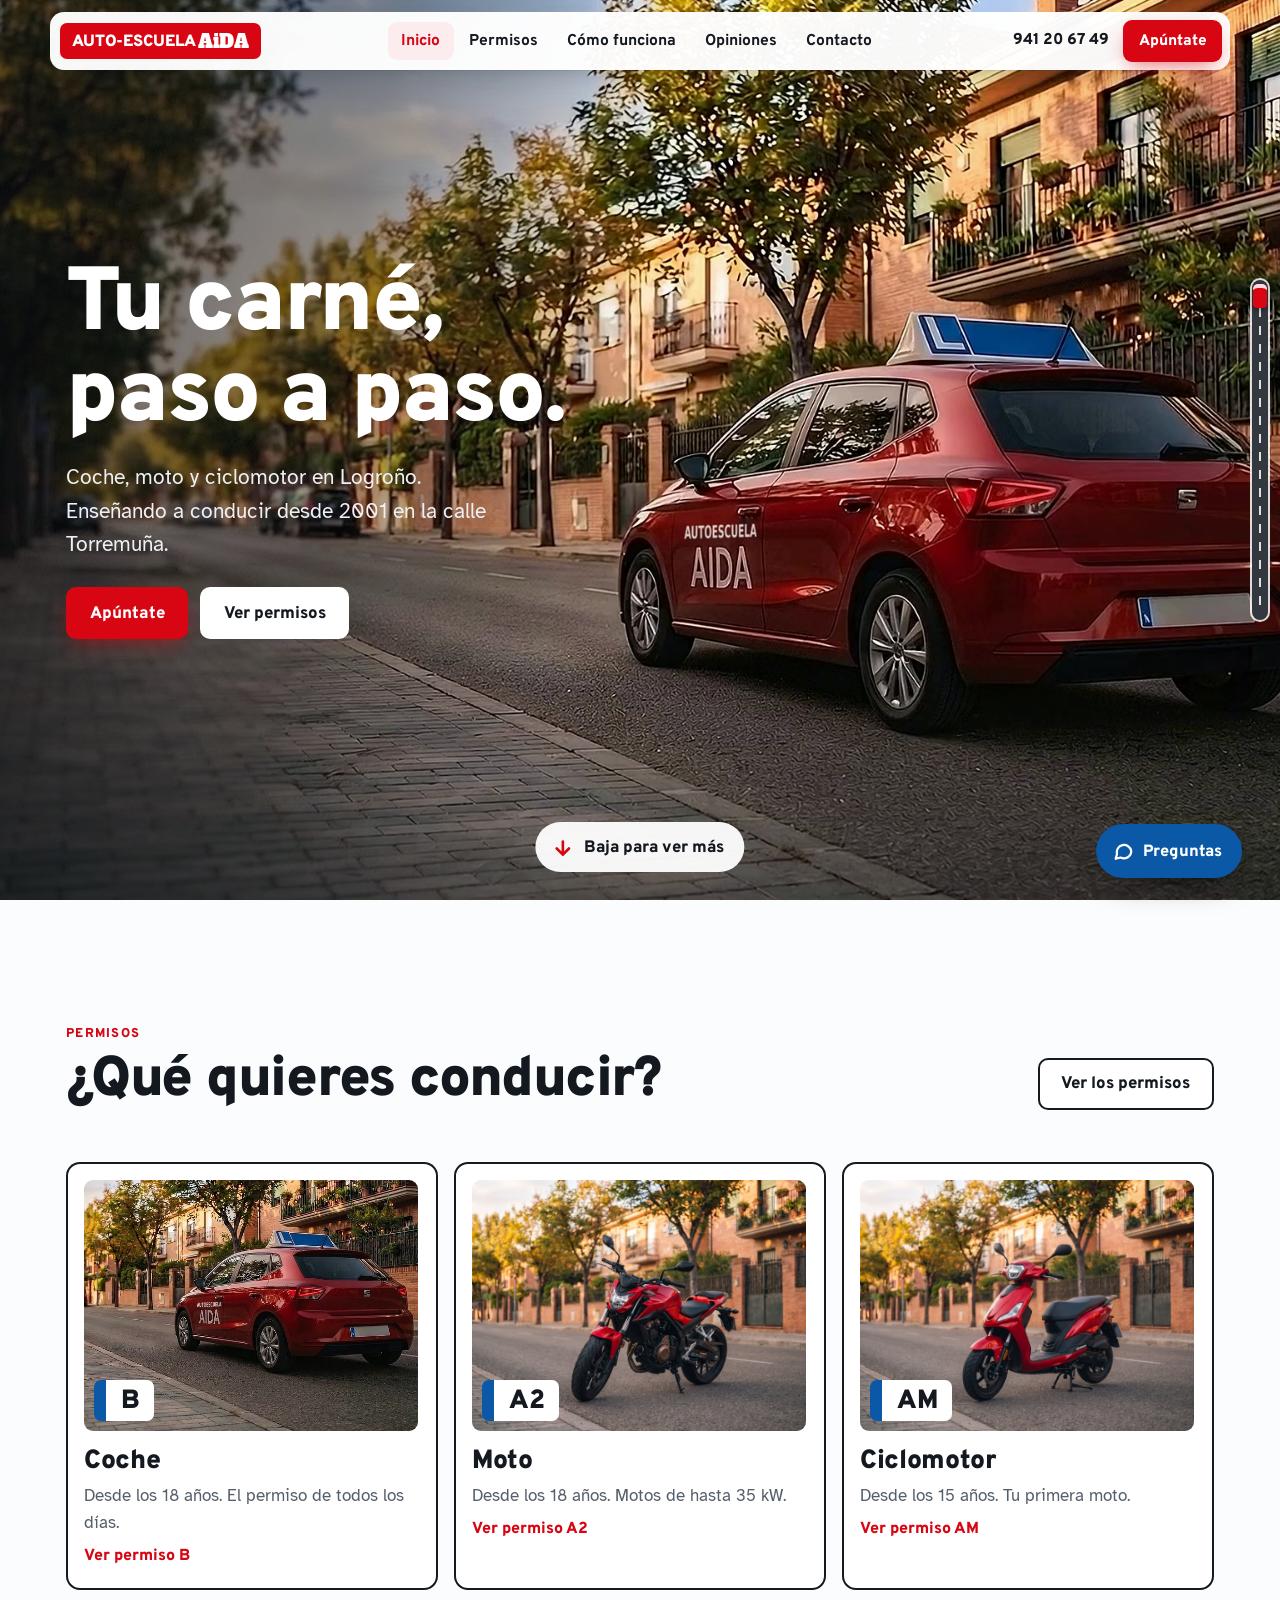
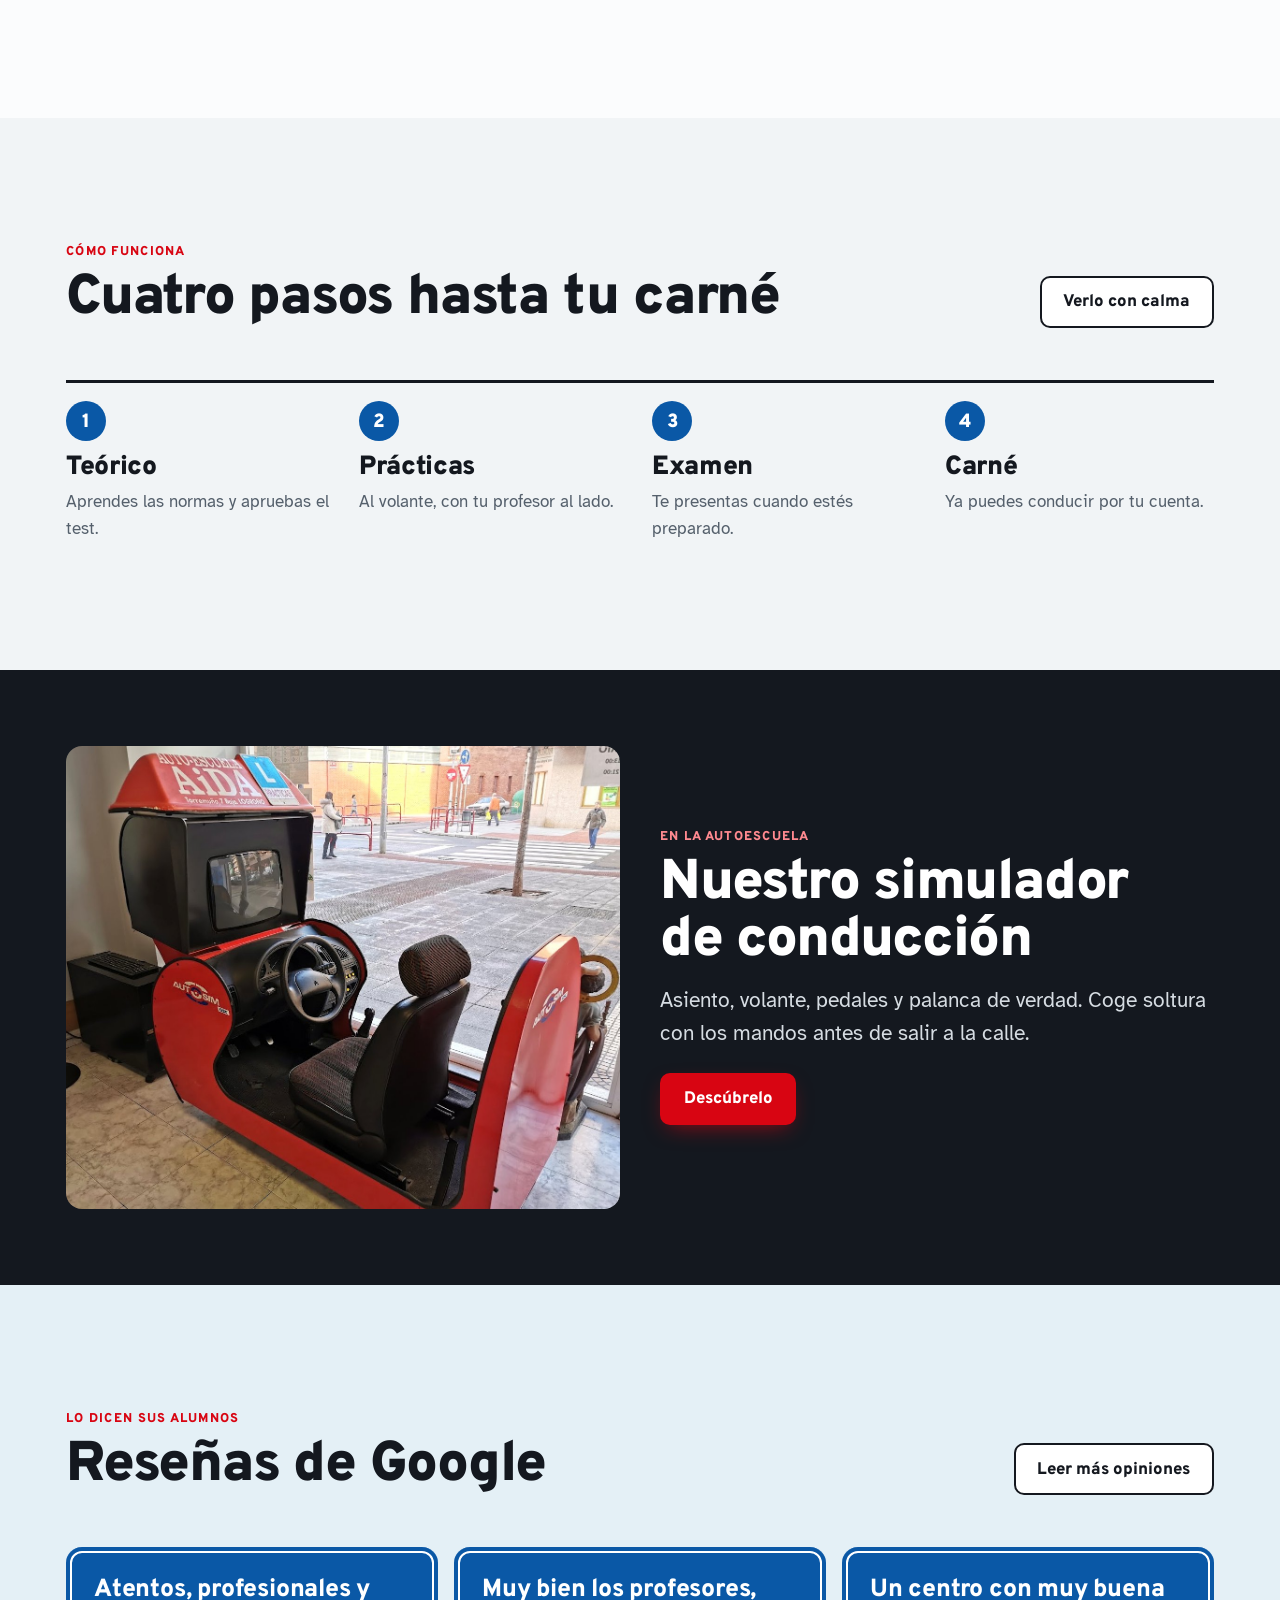
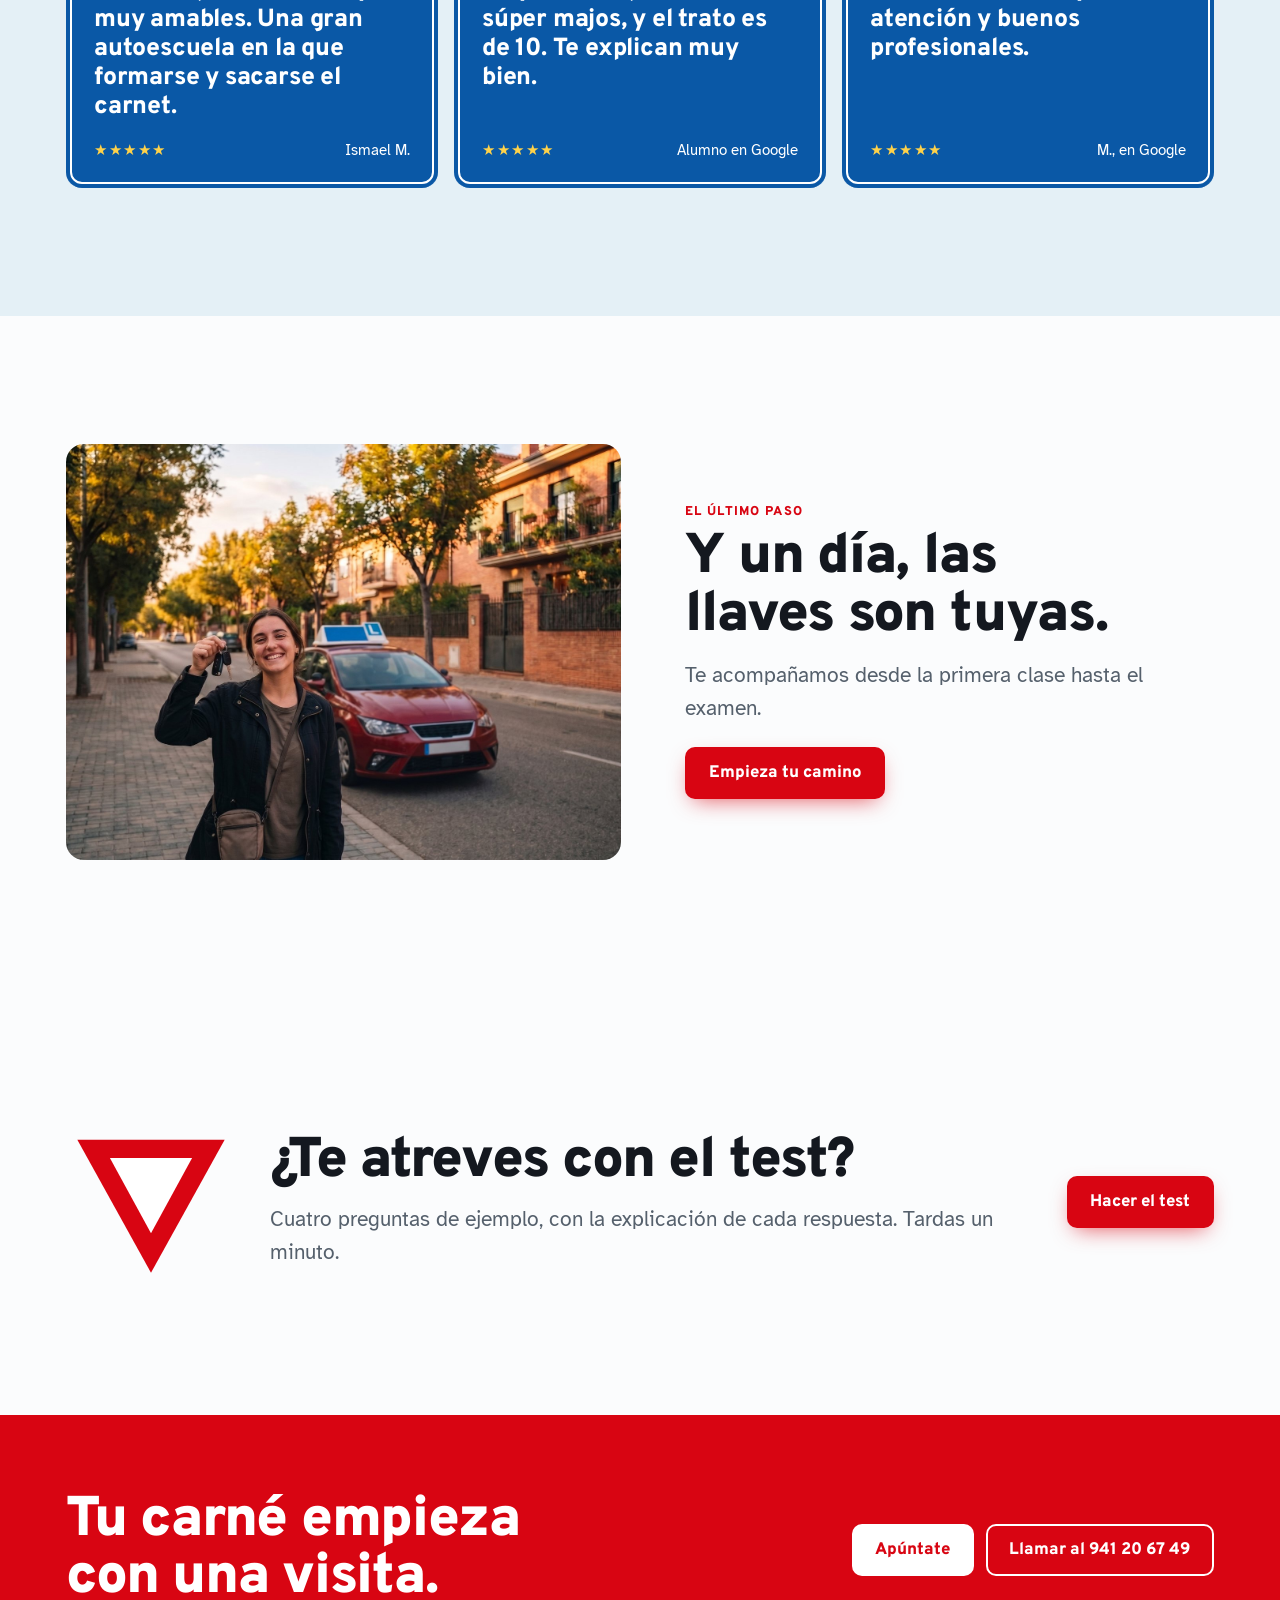
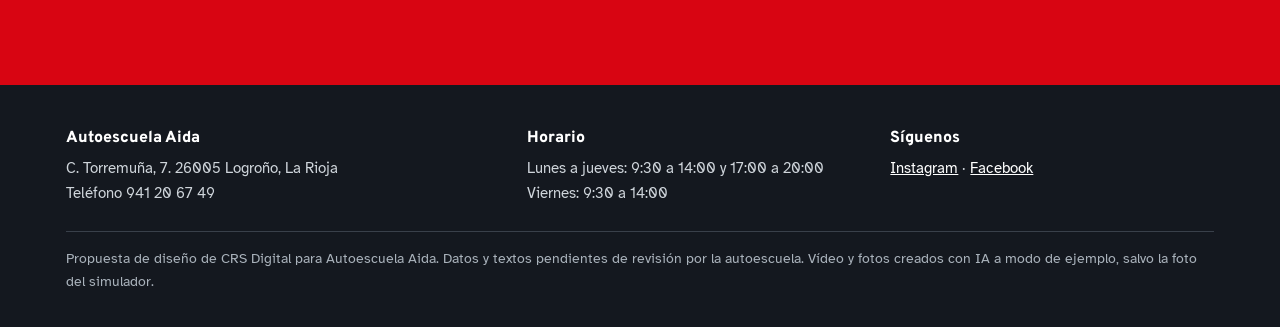
<file: index.html>
<!doctype html>
<html lang="es">
<head>
<meta charset="utf-8">
<meta name="viewport" content="width=device-width, initial-scale=1, viewport-fit=cover">
<title>Autoescuela Aida</title>
<meta name="claude:viewport-fit-sides" content="cover">
<meta name="description" content="Autoescuela en Logroño. Permisos de coche, moto y ciclomotor en la calle Torremuña.">
<meta property="og:type" content="website">
<meta property="og:site_name" content="Autoescuela Aida">
<meta property="og:title" content="Autoescuela Aida · Logroño">
<meta property="og:description" content="Tu carné, paso a paso. Coche, moto y ciclomotor en la calle Torremuña, desde 2001.">
<meta property="og:url" content="https://crsdigitalizacion.github.io/autoescuela-aida/">
<meta property="og:image" content="https://crsdigitalizacion.github.io/autoescuela-aida/assets/img/og.jpg">
<meta property="og:image:width" content="1200">
<meta property="og:image:height" content="630">
<meta name="twitter:card" content="summary_large_image">
<link rel="preconnect" href="https://fonts.googleapis.com">
<link rel="preconnect" href="https://fonts.gstatic.com" crossorigin>
<link rel="stylesheet" href="https://fonts.googleapis.com/css2?family=Alfa+Slab+One&family=Atkinson+Hyperlegible:wght@400;700&family=Overpass:wght@700;800;900&display=swap">
<link rel="stylesheet" href="assets/aida.css?v=17">
</head>
<body>
<div id="intro" hidden></div>
<div id="wipe" aria-hidden="true"><span>AiDA</span></div>
<script>
(function(){var s=null;try{s=sessionStorage}catch(e){}
var still=matchMedia('(prefers-reduced-motion: reduce)').matches;
if(!s||still)return;
var w=document.getElementById('wipe'),i=document.getElementById('intro');
try{
if(s.getItem('aida-nav')){s.removeItem('aida-nav');w.className='cover';}
else if(!s.getItem('aida-seen')){i.hidden=false;document.documentElement.classList.add('intro-on');}
s.setItem('aida-seen','1');
}catch(e){}})();
</script>
<header class="top"><div class="top-in">
  <a class="logo" href="index.html" aria-label="Autoescuela Aida, inicio">AUTO-ESCUELA <span class="logo-big">AiDA</span></a>
  <nav class="nav" aria-label="Principal"><a href="index.html" aria-current="page">Inicio</a><a href="permisos.html">Permisos</a><a href="como-funciona.html">Cómo funciona</a><a href="opiniones.html">Opiniones</a><a href="contacto.html">Contacto</a></nav>
  <div class="top-side"><a class="top-tel" href="tel:+34941206749">941 20 67 49</a><a class="btn btn-rojo top-call" href="apuntate.html">Apúntate</a></div>
</div></header>
<nav class="tabs" aria-label="Principal móvil"><a href="index.html" aria-current="page">Inicio</a><a href="permisos.html">Permisos</a><a href="como-funciona.html">Cómo funciona</a><a href="opiniones.html">Opiniones</a><a href="contacto.html">Contacto</a></nav>
<div class="rail" aria-hidden="true"><i></i></div>
<main>

<section class="hero" id="hero">
  <div class="hero-media"><video id="hero-video" muted playsinline preload="auto" poster="assets/portada.jpg?v=17" aria-label="Un coche rojo de Autoescuela Aida arranca y se aleja por una calle con árboles"><source src="assets/portada-720.mp4?v=17" type="video/mp4" media="(max-width: 760px)"><source src="assets/portada.mp4?v=17" type="video/mp4"></video></div>
  <div class="hero-scrim"></div>
  <div class="wrap hero-text">
    <h1>Tu carné, paso a paso.</h1>
    <p class="lead">Coche, moto y ciclomotor en Logroño. Enseñando a conducir desde 2001 en la calle Torremuña.</p>
    <div class="btns"><a class="btn btn-rojo" href="apuntate.html">Apúntate</a><a class="btn btn-claro" href="permisos.html">Ver permisos</a></div>
  </div>
  <a class="cue-down" href="#permisos-inicio"><svg viewBox="0 0 24 24" fill="none" stroke="currentColor" stroke-width="3" stroke-linecap="round" stroke-linejoin="round" aria-hidden="true"><path d="M12 4v15M5 12l7 7 7-7"/></svg>Baja para ver más</a>
</section>

<section class="section" id="permisos-inicio"><div class="wrap">
  <div class="head-row rv"><div><p class="eyebrow">Permisos</p><h2 style="margin-top:12px">¿Qué quieres conducir?</h2></div><a class="btn btn-claro" href="permisos.html">Ver los permisos</a></div>
  <div class="plates">
    <a class="plate rv tilt" href="permisos.html#b"><div class="plate-img"><img src="assets/img/coche.jpg?v=17" alt="Coche rojo de autoescuela en una calle" loading="lazy"><b>B</b></div><h3>Coche</h3><p>Desde los 18 años. El permiso de todos los días.</p><span class="go">Ver permiso B</span></a>
    <a class="plate rv tilt" style="--d:70ms" href="permisos.html#a2"><div class="plate-img"><img src="assets/img/moto.jpg?v=17" alt="Moto roja aparcada en una calle" loading="lazy"><b>A2</b></div><h3>Moto</h3><p>Desde los 18 años. Motos de hasta 35 kW.</p><span class="go">Ver permiso A2</span></a>
    <a class="plate rv tilt" style="--d:140ms" href="permisos.html#am"><div class="plate-img"><img src="assets/img/ciclomotor.jpg?v=17" alt="Ciclomotor rojo aparcado en una calle" loading="lazy"><b>AM</b></div><h3>Ciclomotor</h3><p>Desde los 15 años. Tu primera moto.</p><span class="go">Ver permiso AM</span></a>
  </div>
</div></section>

<section class="section band-suave"><div class="wrap">
  <div class="head-row rv"><div><p class="eyebrow">Cómo funciona</p><h2 style="margin-top:12px">Cuatro pasos hasta tu carné</h2></div><a class="btn btn-claro" href="como-funciona.html">Verlo con calma</a></div>
  <ol class="pasos">
    <li class="rv"><span>1</span><h3>Teórico</h3><p>Aprendes las normas y apruebas el test.</p></li>
    <li class="rv" style="--d:60ms"><span>2</span><h3>Prácticas</h3><p>Al volante, con tu profesor al lado.</p></li>
    <li class="rv" style="--d:120ms"><span>3</span><h3>Examen</h3><p>Te presentas cuando estés preparado.</p></li>
    <li class="rv" style="--d:180ms"><span>4</span><h3>Carné</h3><p>Ya puedes conducir por tu cuenta.</p></li>
  </ol>
</div></section>

<section class="simu"><div class="wrap simu-in rv">
  <div class="simu-photo tilt"><img src="assets/img/simulador.jpg?v=17" alt="Simulador de conducción de Autoescuela Aida, con asiento, volante, pedales y pantalla" loading="lazy"></div>
  <div><p class="eyebrow">En la autoescuela</p><h2 style="margin-top:12px">Nuestro simulador de conducción</h2><p class="lead" style="margin-top:14px">Asiento, volante, pedales y palanca de verdad. Coge soltura con los mandos antes de salir a la calle.</p><div class="btns" style="margin-top:22px"><a class="btn btn-rojo" href="como-funciona.html#simulador">Descúbrelo</a></div></div>
</div></section>

<section class="section band-azul"><div class="wrap">
  <div class="head-row rv"><div><p class="eyebrow">Lo dicen sus alumnos</p><h2 style="margin-top:12px">Reseñas de Google</h2></div><a class="btn btn-claro" href="opiniones.html">Leer más opiniones</a></div>
  <div class="boards">
    <article class="board rv"><q>Atentos, profesionales y muy amables. Una gran autoescuela en la que formarse y sacarse el carnet.</q><footer><span class="stars" aria-label="5 de 5 estrellas">★★★★★</span><span>Ismael M.</span></footer></article>
    <article class="board rv" style="--d:70ms"><q>Muy bien los profesores, súper majos, y el trato es de 10. Te explican muy bien.</q><footer><span class="stars" aria-label="5 de 5 estrellas">★★★★★</span><span>Alumno en Google</span></footer></article>
    <article class="board rv" style="--d:140ms"><q>Un centro con muy buena atención y buenos profesionales.</q><footer><span class="stars" aria-label="5 de 5 estrellas">★★★★★</span><span>M., en Google</span></footer></article>
  </div>
</div></section>

<section class="section"><div class="wrap keys">
  <div class="keys-photo rv tilt"><img src="assets/img/carne.jpg?v=17" alt="Chica sonriente enseñando unas llaves junto a un coche rojo de autoescuela" loading="lazy"></div>
  <div class="rv"><p class="eyebrow">El último paso</p><h2 style="margin-top:12px">Y un día, las llaves son tuyas.</h2><p class="lead" style="margin-top:14px">Te acompañamos desde la primera clase hasta el examen.</p><div class="btns" style="margin-top:22px"><a class="btn btn-rojo" href="apuntate.html">Empieza tu camino</a></div></div>
</div></section>

<section class="section"><div class="wrap teaser rv">
  <svg viewBox="0 0 120 120" aria-hidden="true"><path d="M8 16h104L60 110z" fill="#d80512"/><path d="M31 29h58L60 82z" fill="#fff"/></svg>
  <div><h2>¿Te atreves con el test?</h2><p class="lead" style="margin-top:12px">Cuatro preguntas de ejemplo, con la explicación de cada respuesta. Tardas un minuto.</p></div>
  <a class="btn btn-rojo" href="como-funciona.html#test">Hacer el test</a>
</div></section>

</main>
<section class="cta"><div class="wrap cta-in">
  <h2>Tu carné empieza con una visita.</h2>
  <div class="btns"><a class="btn btn-blanco" href="apuntate.html">Apúntate</a><a class="btn btn-linea" href="tel:+34941206749">Llamar al 941 20 67 49</a></div>
</div></section>
<footer class="foot"><div class="wrap">
  <div class="foot-in">
    <div><b>Autoescuela Aida</b>C. Torremuña, 7. 26005 Logroño, La Rioja<br>Teléfono 941 20 67 49</div>
    <div><b>Horario</b>Lunes a jueves: 9:30 a 14:00 y 17:00 a 20:00<br>Viernes: 9:30 a 14:00</div>
    <div><b>Síguenos</b><a href="https://www.instagram.com/autoescuelaaida" rel="noopener">Instagram</a> · <a href="https://www.facebook.com/autoescuelaaida/" rel="noopener">Facebook</a></div>
  </div>
  <p class="demo">Propuesta de diseño de CRS Digital para Autoescuela Aida. Datos y textos pendientes de revisión por la autoescuela. Vídeo y fotos creados con IA a modo de ejemplo, salvo la foto del simulador.</p>
</div></footer>
<script src="assets/aida.js?v=17"></script>
</body>
</html>
</file>
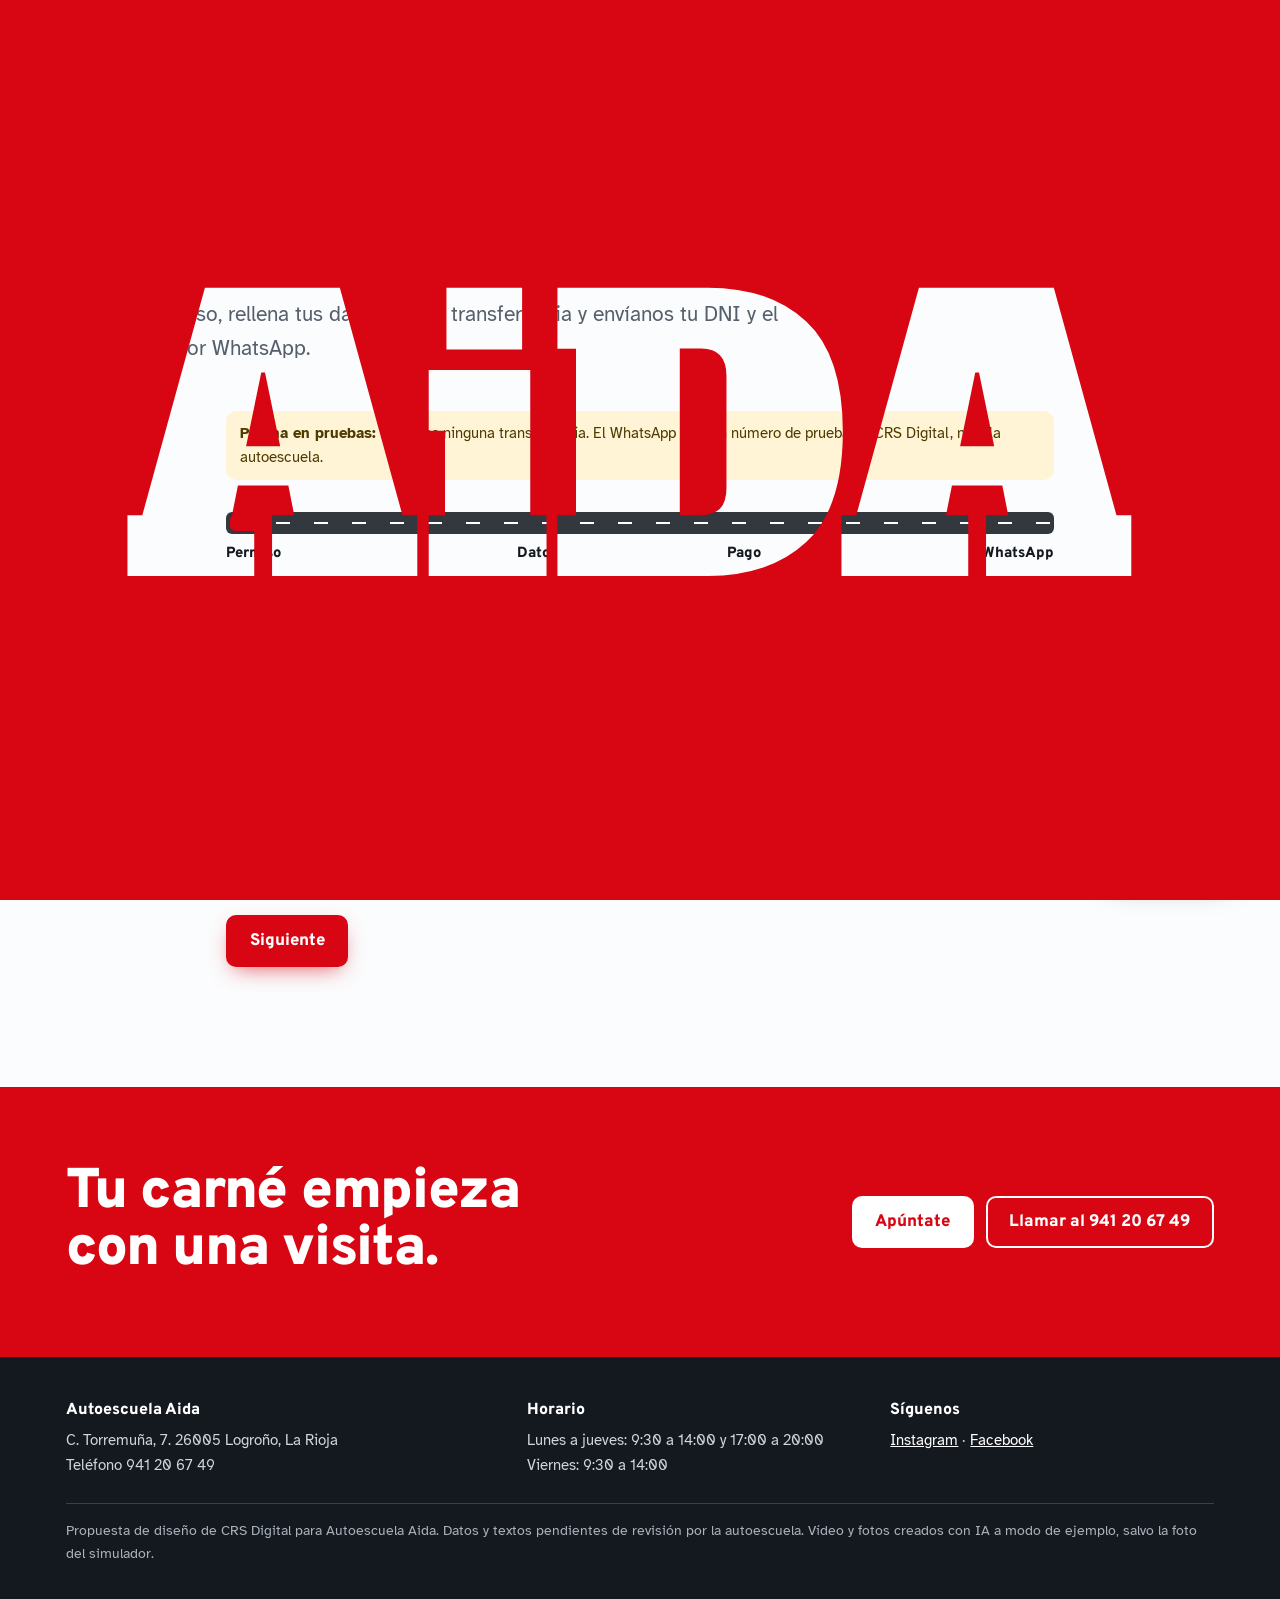
<file: apuntate.html>
<!doctype html>
<html lang="es">
<head>
<meta charset="utf-8">
<meta name="viewport" content="width=device-width, initial-scale=1, viewport-fit=cover">
<title>Matrícula · Autoescuela Aida</title>
<meta name="claude:viewport-fit-sides" content="cover">
<meta name="description" content="Matrícula online en Autoescuela Aida, Logroño.">
<meta property="og:type" content="website">
<meta property="og:site_name" content="Autoescuela Aida">
<meta property="og:title" content="Autoescuela Aida · Logroño">
<meta property="og:description" content="Tu carné, paso a paso. Coche, moto y ciclomotor en la calle Torremuña, desde 2001.">
<meta property="og:url" content="https://crsdigitalizacion.github.io/autoescuela-aida/">
<meta property="og:image" content="https://crsdigitalizacion.github.io/autoescuela-aida/assets/img/og.jpg">
<meta property="og:image:width" content="1200">
<meta property="og:image:height" content="630">
<meta name="twitter:card" content="summary_large_image">
<link rel="preconnect" href="https://fonts.googleapis.com">
<link rel="preconnect" href="https://fonts.gstatic.com" crossorigin>
<link rel="stylesheet" href="https://fonts.googleapis.com/css2?family=Alfa+Slab+One&family=Atkinson+Hyperlegible:wght@400;700&family=Overpass:wght@700;800;900&display=swap">
<link rel="stylesheet" href="assets/aida.css?v=17">
</head>
<body>
<div id="intro" hidden></div>
<div id="wipe" aria-hidden="true"><span>AiDA</span></div>
<script>
(function(){var s=null;try{s=sessionStorage}catch(e){}
var still=matchMedia('(prefers-reduced-motion: reduce)').matches;
if(!s||still)return;
var w=document.getElementById('wipe'),i=document.getElementById('intro');
try{
if(s.getItem('aida-nav')){s.removeItem('aida-nav');w.className='cover';}
else if(!s.getItem('aida-seen')){i.hidden=false;document.documentElement.classList.add('intro-on');}
s.setItem('aida-seen','1');
}catch(e){}})();
</script>
<header class="top"><div class="top-in">
  <a class="logo" href="index.html" aria-label="Autoescuela Aida, inicio">AUTO-ESCUELA <span class="logo-big">AiDA</span></a>
  <nav class="nav" aria-label="Principal"><a href="index.html">Inicio</a><a href="permisos.html">Permisos</a><a href="como-funciona.html">Cómo funciona</a><a href="opiniones.html">Opiniones</a><a href="contacto.html">Contacto</a></nav>
  <div class="top-side"><a class="top-tel" href="tel:+34941206749">941 20 67 49</a><a class="btn btn-rojo top-call" href="apuntate.html">Apúntate</a></div>
</div></header>
<nav class="tabs" aria-label="Principal móvil"><a href="index.html">Inicio</a><a href="permisos.html">Permisos</a><a href="como-funciona.html">Cómo funciona</a><a href="opiniones.html">Opiniones</a><a href="contacto.html">Contacto</a></nav>
<div class="rail" aria-hidden="true"><i></i></div>
<main>

<section class="pagehead wrap"><p class="eyebrow">Matrícula</p><h1>Matricúlate desde aquí.</h1><p class="lead">Elige tu permiso, rellena tus datos, haz la transferencia y envíanos tu DNI y el justificante por WhatsApp.</p></section>
<section class="wrap ap-wrap">
  <p class="ap-demo" id="ap-test"><b>Página en pruebas:</b> no hagas ninguna transferencia. El WhatsApp va a un número de prueba de CRS Digital, no a la autoescuela.</p>
  <div class="ap-road ap-road4" aria-hidden="true"><i id="ap-car"></i><span>Permiso</span><span>Datos</span><span>Pago</span><span>WhatsApp</span></div>
  <form id="ap-form" novalidate>
    <fieldset class="ap-step" data-step="0">
      <legend tabindex="-1">¿Qué quieres conducir?</legend>
      <div class="ap-opts">
        <label class="ap-opt"><input type="radio" name="permiso" id="p-b" value="Permiso B (coche)" checked><img src="assets/img/coche.jpg?v=17" alt=""><span><b>B</b> Coche</span></label>
        <label class="ap-opt"><input type="radio" name="permiso" id="p-a2" value="Permiso A2 (moto)"><img src="assets/img/moto.jpg?v=17" alt=""><span><b>A2</b> Moto</span></label>
        <label class="ap-opt"><input type="radio" name="permiso" id="p-am" value="Permiso AM (ciclomotor)"><img src="assets/img/ciclomotor.jpg?v=17" alt=""><span><b>AM</b> Ciclomotor</span></label>
      </div>
      <div class="btns ap-nav"><button type="button" class="btn btn-rojo" data-go="1">Siguiente</button></div>
    </fieldset>
    <fieldset class="ap-step" data-step="1" hidden>
      <legend tabindex="-1">Tus datos</legend>
      <div class="ap-field"><label for="ap-nombre">Nombre</label><input id="ap-nombre" autocomplete="given-name" maxlength="60"><p class="ap-err" id="e-nombre" hidden>Escribe tu nombre.</p></div>
      <div class="ap-field"><label for="ap-apellidos">Apellidos</label><input id="ap-apellidos" autocomplete="family-name" maxlength="80"><p class="ap-err" id="e-apellidos" hidden>Escribe tus apellidos.</p></div>
      <div class="ap-field"><label for="ap-tel">Teléfono</label><input id="ap-tel" type="tel" inputmode="tel" autocomplete="tel" maxlength="16"><p class="ap-err" id="e-tel" hidden>Escribe un teléfono de 9 cifras, como 600 123 456.</p></div>
      <label class="ap-ok"><input type="checkbox" id="ap-priv"> Acepto enviar estos datos, la foto de mi DNI y el justificante a Autoescuela Aida por WhatsApp para tramitar mi matrícula.</label>
      <p class="ap-err" id="e-priv" hidden>Marca la casilla para continuar.</p>
      <div class="btns ap-nav"><button type="button" class="btn btn-claro" data-go="0">Atrás</button><button type="button" class="btn btn-rojo" data-go="2">Ir al pago</button></div>
    </fieldset>
    <fieldset class="ap-step" data-step="2" hidden>
      <legend tabindex="-1">Haz la transferencia</legend>
      <p class="lead">Hazla desde la app de tu banco con estos datos y guarda el justificante.</p>
      <dl class="facts ap-sum">
        <div><dt>Permiso</dt><dd id="s-permiso"></dd></div>
        <div><dt>Importe</dt><dd class="ap-pend">Pendiente de confirmar</dd></div>
        <div><dt>IBAN</dt><dd class="ap-pend">Pendiente de la autoescuela</dd></div>
        <div><dt>Titular</dt><dd class="ap-pend">Pendiente de la autoescuela</dd></div>
        <div><dt>Concepto</dt><dd><span id="s-concepto"></span> <button type="button" class="copy" id="ap-copy">Copiar</button></dd></div>
      </dl>
      <div class="btns ap-nav"><button type="button" class="btn btn-claro" data-go="1">Atrás</button><button type="button" class="btn btn-rojo" data-go="3">Siguiente</button></div>
    </fieldset>
    <fieldset class="ap-step" data-step="3" hidden>
      <legend tabindex="-1">Envíanoslo por WhatsApp</legend>
      <ol class="ap-list">
        <li>Pulsa el botón y se abrirá WhatsApp con tus datos ya escritos.</li>
        <li>Adjunta la <b>foto del DNI por las dos caras</b> y el <b>justificante de la transferencia</b>.</li>
        <li>Envía el mensaje. La web no puede adjuntar las fotos por ti.</li>
      </ol>
      <div class="btns ap-nav"><button type="button" class="btn btn-claro" data-go="2">Atrás</button><a class="btn ap-wa" id="ap-wa" href="https://wa.me/34657719647" target="_blank" rel="noopener">Abrir WhatsApp</a></div>
    </fieldset>
  </form>
  <div class="ap-done" id="ap-done" tabindex="-1" hidden>
    <span class="ap-tick" aria-hidden="true">✓</span>
    <h2>Último paso: comprueba el envío</h2>
    <p class="lead">Tu matrícula queda pendiente hasta que recibamos el mensaje con las fotos, revisemos la transferencia y te respondamos. Si no se ha abierto WhatsApp, vuelve a intentarlo.</p>
    <div class="btns"><a class="btn btn-claro" id="ap-wa2" href="https://wa.me/34657719647" target="_blank" rel="noopener">Abrir WhatsApp otra vez</a><a class="btn btn-rojo" href="index.html">Volver al inicio</a></div>
  </div>
</section>

</main>
<section class="cta"><div class="wrap cta-in">
  <h2>Tu carné empieza con una visita.</h2>
  <div class="btns"><a class="btn btn-blanco" href="apuntate.html">Apúntate</a><a class="btn btn-linea" href="tel:+34941206749">Llamar al 941 20 67 49</a></div>
</div></section>
<footer class="foot"><div class="wrap">
  <div class="foot-in">
    <div><b>Autoescuela Aida</b>C. Torremuña, 7. 26005 Logroño, La Rioja<br>Teléfono 941 20 67 49</div>
    <div><b>Horario</b>Lunes a jueves: 9:30 a 14:00 y 17:00 a 20:00<br>Viernes: 9:30 a 14:00</div>
    <div><b>Síguenos</b><a href="https://www.instagram.com/autoescuelaaida" rel="noopener">Instagram</a> · <a href="https://www.facebook.com/autoescuelaaida/" rel="noopener">Facebook</a></div>
  </div>
  <p class="demo">Propuesta de diseño de CRS Digital para Autoescuela Aida. Datos y textos pendientes de revisión por la autoescuela. Vídeo y fotos creados con IA a modo de ejemplo, salvo la foto del simulador.</p>
</div></footer>
<script src="assets/aida.js?v=17"></script>
</body>
</html>
</file>
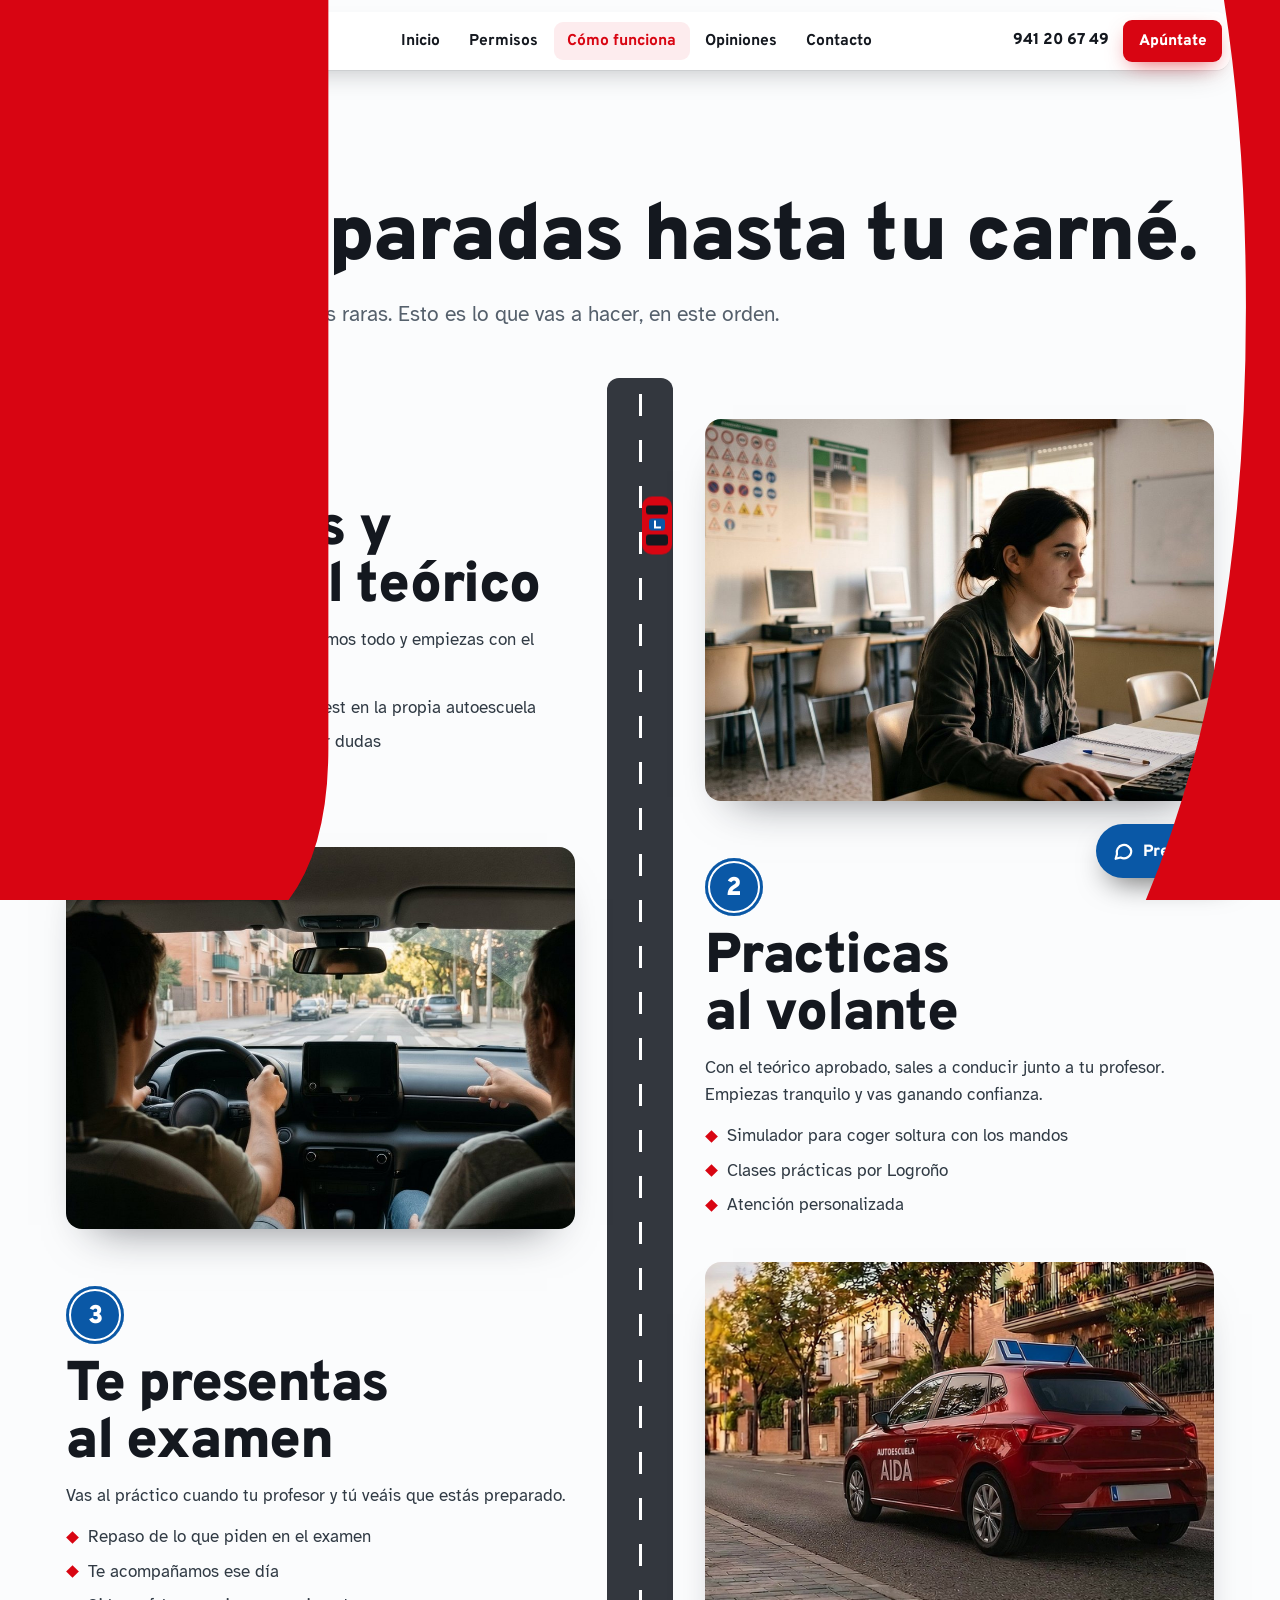
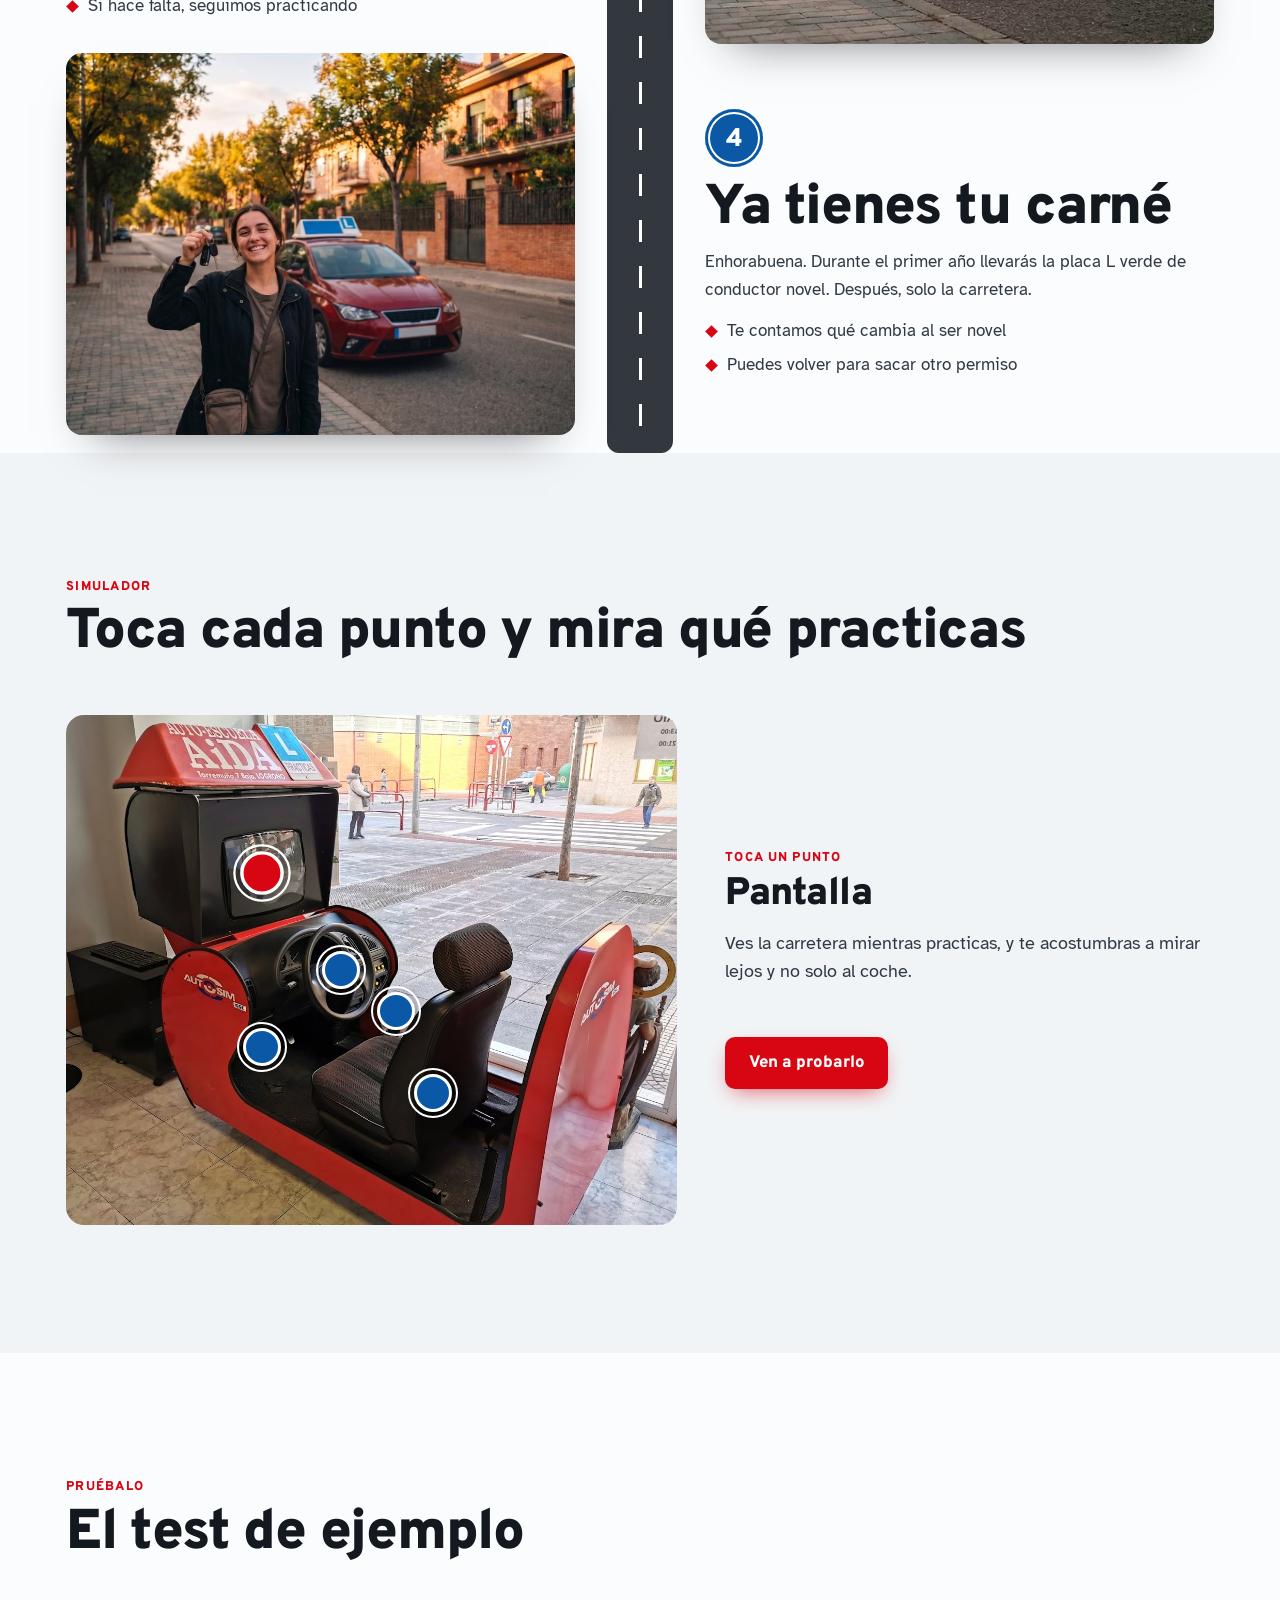
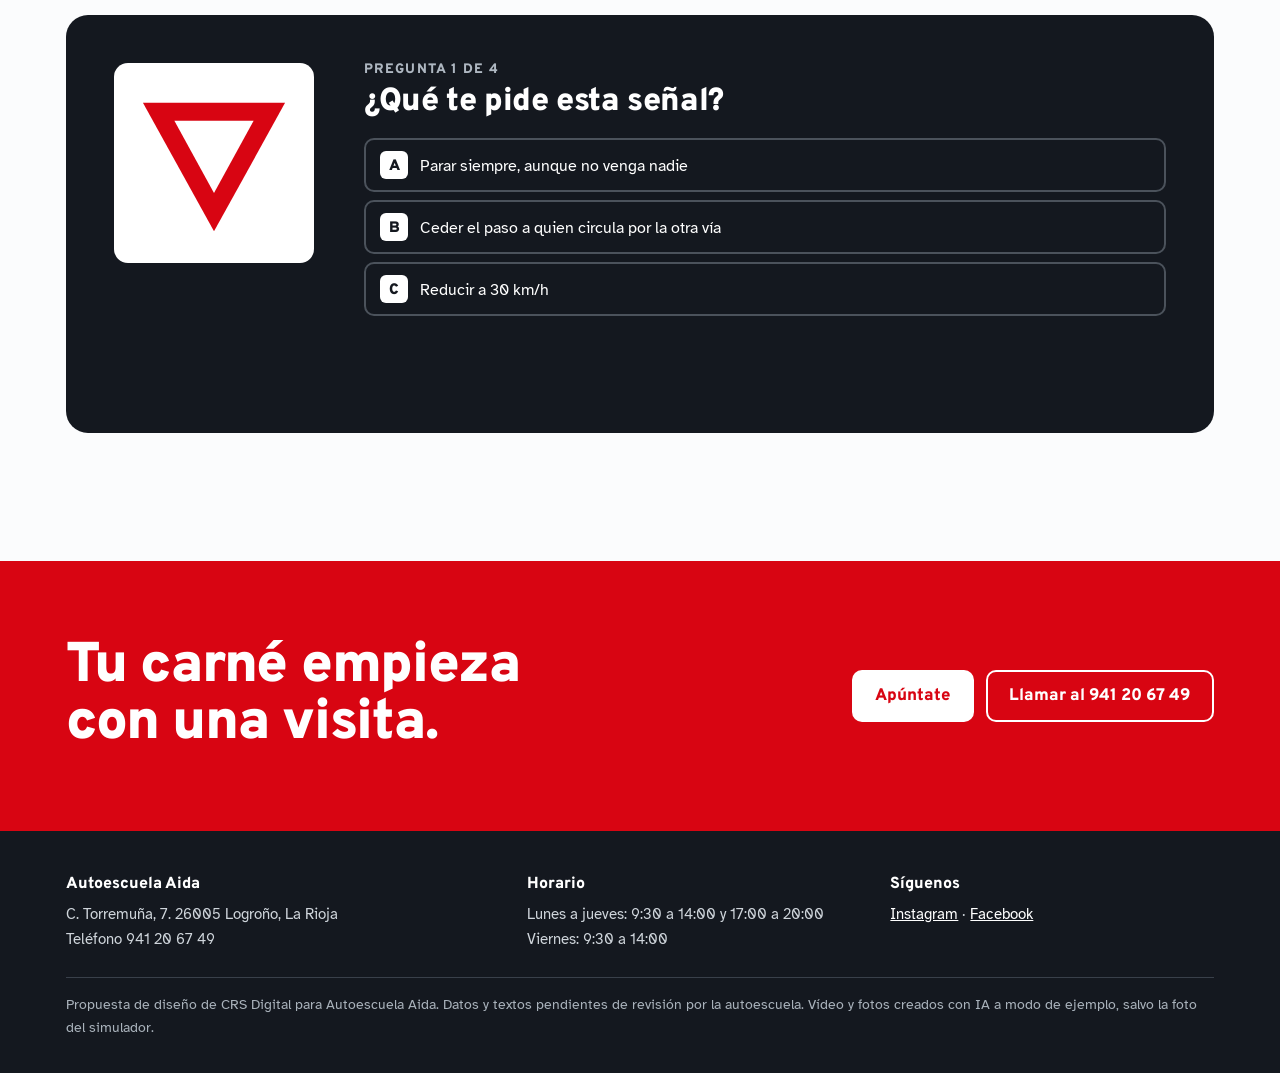
<file: como-funciona.html>
<!doctype html>
<html lang="es">
<head>
<meta charset="utf-8">
<meta name="viewport" content="width=device-width, initial-scale=1, viewport-fit=cover">
<title>Cómo funciona · Autoescuela Aida</title>
<meta name="claude:viewport-fit-sides" content="cover">
<meta name="description" content="Los cuatro pasos para sacarte el carné en Autoescuela Aida, y un test de ejemplo.">
<meta property="og:type" content="website">
<meta property="og:site_name" content="Autoescuela Aida">
<meta property="og:title" content="Autoescuela Aida · Logroño">
<meta property="og:description" content="Tu carné, paso a paso. Coche, moto y ciclomotor en la calle Torremuña, desde 2001.">
<meta property="og:url" content="https://crsdigitalizacion.github.io/autoescuela-aida/">
<meta property="og:image" content="https://crsdigitalizacion.github.io/autoescuela-aida/assets/img/og.jpg">
<meta property="og:image:width" content="1200">
<meta property="og:image:height" content="630">
<meta name="twitter:card" content="summary_large_image">
<link rel="preconnect" href="https://fonts.googleapis.com">
<link rel="preconnect" href="https://fonts.gstatic.com" crossorigin>
<link rel="stylesheet" href="https://fonts.googleapis.com/css2?family=Alfa+Slab+One&family=Atkinson+Hyperlegible:wght@400;700&family=Overpass:wght@700;800;900&display=swap">
<link rel="stylesheet" href="assets/aida.css?v=17">
</head>
<body>
<div id="intro" hidden></div>
<div id="wipe" aria-hidden="true"><span>AiDA</span></div>
<script>
(function(){var s=null;try{s=sessionStorage}catch(e){}
var still=matchMedia('(prefers-reduced-motion: reduce)').matches;
if(!s||still)return;
var w=document.getElementById('wipe'),i=document.getElementById('intro');
try{
if(s.getItem('aida-nav')){s.removeItem('aida-nav');w.className='cover';}
else if(!s.getItem('aida-seen')){i.hidden=false;document.documentElement.classList.add('intro-on');}
s.setItem('aida-seen','1');
}catch(e){}})();
</script>
<header class="top"><div class="top-in">
  <a class="logo" href="index.html" aria-label="Autoescuela Aida, inicio">AUTO-ESCUELA <span class="logo-big">AiDA</span></a>
  <nav class="nav" aria-label="Principal"><a href="index.html">Inicio</a><a href="permisos.html">Permisos</a><a href="como-funciona.html" aria-current="page">Cómo funciona</a><a href="opiniones.html">Opiniones</a><a href="contacto.html">Contacto</a></nav>
  <div class="top-side"><a class="top-tel" href="tel:+34941206749">941 20 67 49</a><a class="btn btn-rojo top-call" href="apuntate.html">Apúntate</a></div>
</div></header>
<nav class="tabs" aria-label="Principal móvil"><a href="index.html">Inicio</a><a href="permisos.html">Permisos</a><a href="como-funciona.html" aria-current="page">Cómo funciona</a><a href="opiniones.html">Opiniones</a><a href="contacto.html">Contacto</a></nav>
<div class="rail" aria-hidden="true"><i></i></div>
<main>

<section class="pagehead wrap"><p class="eyebrow">Cómo funciona</p><h1>Cuatro paradas hasta tu carné.</h1><p class="lead">Sin letra pequeña ni palabras raras. Esto es lo que vas a hacer, en este orden.</p></section>
<section class="wrap"><div class="route">
  <div class="route-road" aria-hidden="true"></div><svg class="route-car" viewBox="0 0 34 62" aria-hidden="true"><rect x="2" y="2" width="30" height="58" rx="10" fill="#d80512"/><rect x="6" y="40" width="22" height="11" rx="3" fill="#14181f"/><rect x="6" y="11" width="22" height="9" rx="3" fill="#14181f"/><rect x="9" y="24" width="16" height="12" rx="3" fill="#0a58a6"/><path d="M14 26v8h7v-2h-5v-6z" fill="#fff"/></svg>
  <article class="leg rv"><div><span class="num">1</span><h2>Te apuntas y estudias el teórico</h2><p>Vienes a la autoescuela, te explicamos todo y empiezas con el código a tu ritmo.</p><ul><li>Ordenadores para preparar el test en la propia autoescuela</li><li>Profesores a mano para resolver dudas</li><li>Examen teórico en la DGT</li></ul></div><figure class="leg-img tilt"><img src="assets/img/teorico.jpg?v=17" alt="Chica estudiando el teórico en un ordenador de un aula" loading="lazy"></figure></article>
  <article class="leg rv"><div><span class="num">2</span><h2>Practicas al volante</h2><p>Con el teórico aprobado, sales a conducir junto a tu profesor. Empiezas tranquilo y vas ganando confianza.</p><ul><li>Simulador para coger soltura con los mandos</li><li>Clases prácticas por Logroño</li><li>Atención personalizada</li></ul></div><figure class="leg-img tilt"><img src="assets/img/clase.jpg?v=17" alt="Alumno y profesor durante una clase práctica, vistos desde el asiento trasero" loading="lazy"></figure></article>
  <article class="leg rv"><div><span class="num">3</span><h2>Te presentas al examen</h2><p>Vas al práctico cuando tu profesor y tú veáis que estás preparado.</p><ul><li>Repaso de lo que piden en el examen</li><li>Te acompañamos ese día</li><li>Si hace falta, seguimos practicando</li></ul></div><figure class="leg-img tilt"><img src="assets/img/coche.jpg?v=17" alt="Coche rojo de autoescuela en una calle" loading="lazy"></figure></article>
  <article class="leg rv"><div><span class="num">4</span><h2>Ya tienes tu carné</h2><p>Enhorabuena. Durante el primer año llevarás la placa L verde de conductor novel. Después, solo la carretera.</p><ul><li>Te contamos qué cambia al ser novel</li><li>Puedes volver para sacar otro permiso</li></ul></div><figure class="leg-img tilt"><img src="assets/img/carne.jpg?v=17" alt="Chica sonriente enseñando unas llaves" loading="lazy"></figure></article>
</div></section>
<section class="section band-suave" id="simulador"><div class="wrap">
  <div class="head-row rv"><div><p class="eyebrow">Simulador</p><h2 style="margin-top:12px">Toca cada punto y mira qué practicas</h2></div></div>
  <div class="sim rv">
    <figure class="sim-photo"><img src="assets/img/simulador.jpg?v=17" alt="Simulador de conducción de Autoescuela Aida">
      <button type="button" class="spot on" style="left:32%;top:31%" aria-label="Pantalla" data-t="Pantalla" data-d="Ves la carretera mientras practicas, y te acostumbras a mirar lejos y no solo al coche."></button>
      <button type="button" class="spot" style="left:45%;top:50%" aria-label="Volante" data-t="Volante" data-d="Aprendes a colocar bien las manos y a girar sin prisas."></button>
      <button type="button" class="spot" style="left:32%;top:65%" aria-label="Pedales" data-t="Pedales" data-d="Embrague, freno y acelerador: coges el tacto antes de salir a la calle."></button>
      <button type="button" class="spot" style="left:54%;top:58%" aria-label="Palanca de cambios" data-t="Palanca de cambios" data-d="Practicas las marchas hasta que te salen sin mirar."></button>
      <button type="button" class="spot" style="left:60%;top:74%" aria-label="Asiento" data-t="Asiento" data-d="Lo primero al subir a un coche: ajustar bien el asiento y tu postura."></button>
    </figure>
    <div class="sim-info" aria-live="polite"><p class="eyebrow">Toca un punto</p><h3 id="sim-t">Pantalla</h3><p id="sim-d">Ves la carretera mientras practicas, y te acostumbras a mirar lejos y no solo al coche.</p><a class="btn btn-rojo" href="contacto.html">Ven a probarlo</a></div>
  </div>
</div></section>

<section class="section" id="test"><div class="wrap">
  <div class="head-row rv"><div><p class="eyebrow">Pruébalo</p><h2 style="margin-top:12px">El test de ejemplo</h2></div></div>
  <div class="quiz" id="quiz">
    <div class="quiz-sign"></div>
    <div aria-live="polite">
      <p class="quiz-count">Pregunta 1 de 4</p>
      <h3>Cargando la primera pregunta</h3>
      <div class="answers"></div>
      <p class="quiz-why"></p>
      <button type="button" class="btn btn-rojo quiz-next" hidden>Siguiente pregunta</button>
    </div>
  </div>
</div></section>

</main>
<section class="cta"><div class="wrap cta-in">
  <h2>Tu carné empieza con una visita.</h2>
  <div class="btns"><a class="btn btn-blanco" href="apuntate.html">Apúntate</a><a class="btn btn-linea" href="tel:+34941206749">Llamar al 941 20 67 49</a></div>
</div></section>
<footer class="foot"><div class="wrap">
  <div class="foot-in">
    <div><b>Autoescuela Aida</b>C. Torremuña, 7. 26005 Logroño, La Rioja<br>Teléfono 941 20 67 49</div>
    <div><b>Horario</b>Lunes a jueves: 9:30 a 14:00 y 17:00 a 20:00<br>Viernes: 9:30 a 14:00</div>
    <div><b>Síguenos</b><a href="https://www.instagram.com/autoescuelaaida" rel="noopener">Instagram</a> · <a href="https://www.facebook.com/autoescuelaaida/" rel="noopener">Facebook</a></div>
  </div>
  <p class="demo">Propuesta de diseño de CRS Digital para Autoescuela Aida. Datos y textos pendientes de revisión por la autoescuela. Vídeo y fotos creados con IA a modo de ejemplo, salvo la foto del simulador.</p>
</div></footer>
<script src="assets/aida.js?v=17"></script>
</body>
</html>
</file>
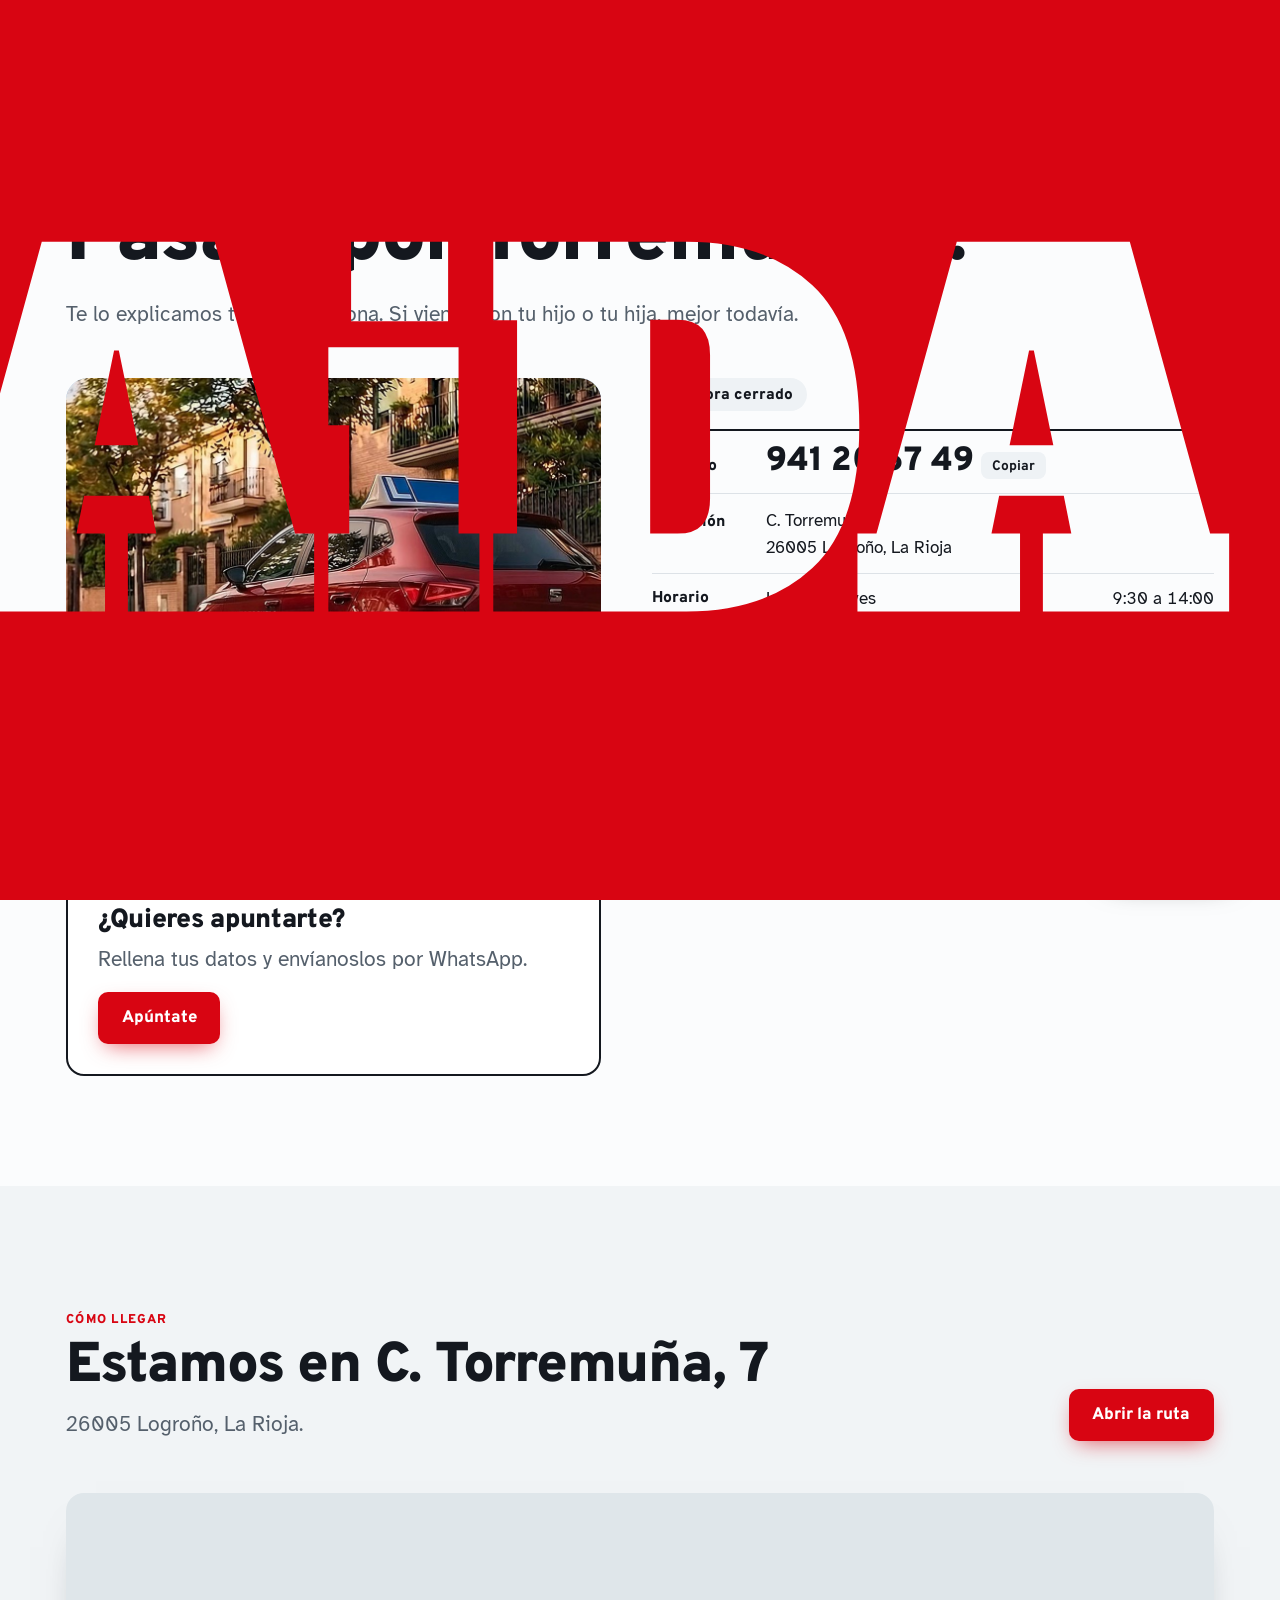
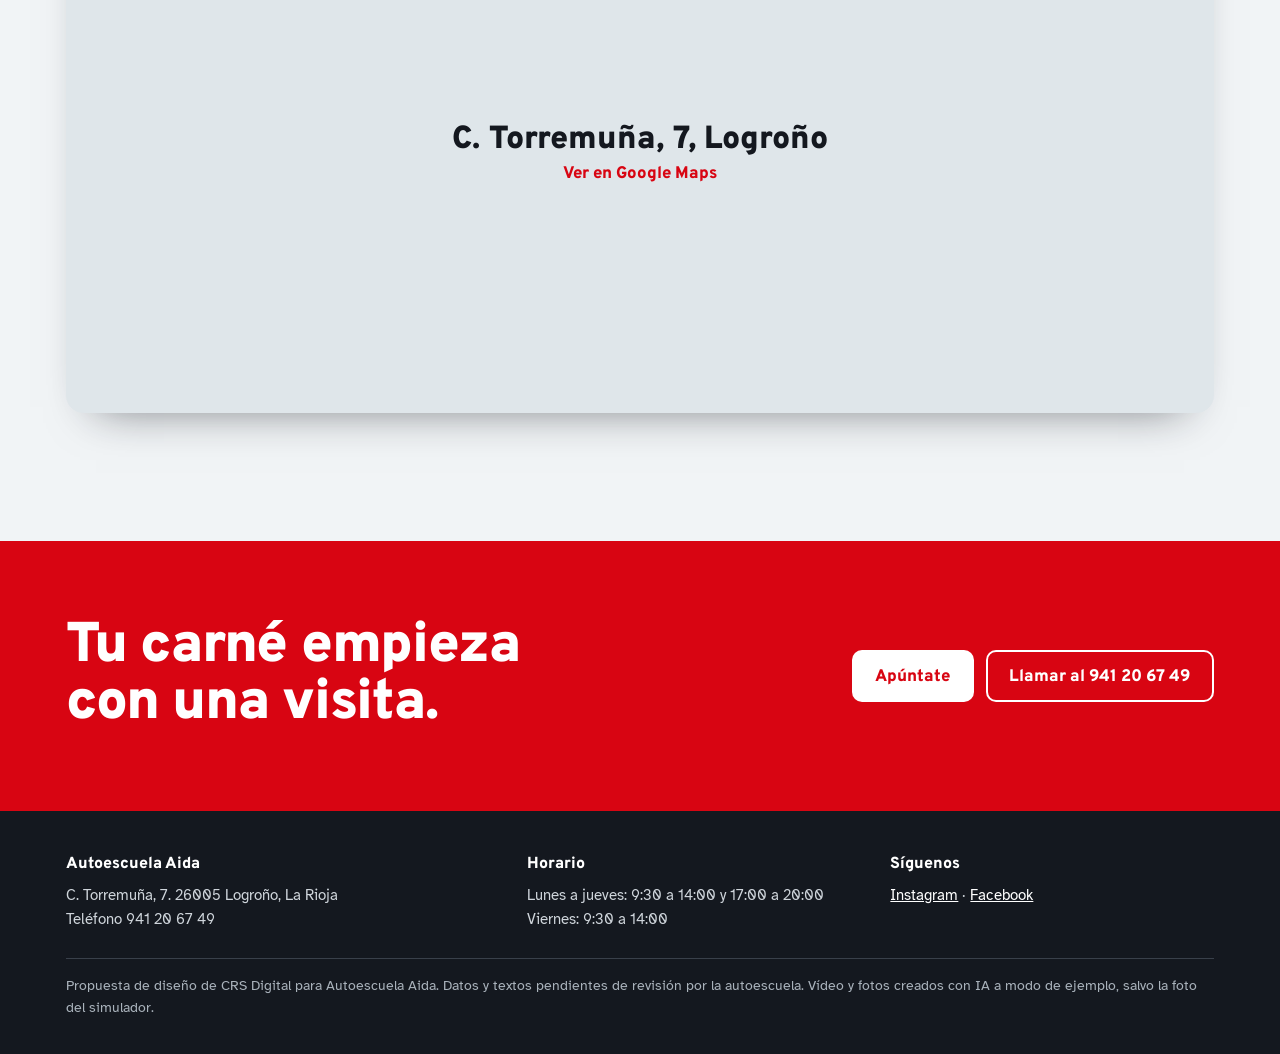
<file: contacto.html>
<!doctype html>
<html lang="es">
<head>
<meta charset="utf-8">
<meta name="viewport" content="width=device-width, initial-scale=1, viewport-fit=cover">
<title>Contacto · Autoescuela Aida</title>
<meta name="claude:viewport-fit-sides" content="cover">
<meta name="description" content="Dirección, teléfono y horario de Autoescuela Aida en Logroño.">
<meta property="og:type" content="website">
<meta property="og:site_name" content="Autoescuela Aida">
<meta property="og:title" content="Autoescuela Aida · Logroño">
<meta property="og:description" content="Tu carné, paso a paso. Coche, moto y ciclomotor en la calle Torremuña, desde 2001.">
<meta property="og:url" content="https://crsdigitalizacion.github.io/autoescuela-aida/">
<meta property="og:image" content="https://crsdigitalizacion.github.io/autoescuela-aida/assets/img/og.jpg">
<meta property="og:image:width" content="1200">
<meta property="og:image:height" content="630">
<meta name="twitter:card" content="summary_large_image">
<link rel="preconnect" href="https://fonts.googleapis.com">
<link rel="preconnect" href="https://fonts.gstatic.com" crossorigin>
<link rel="stylesheet" href="https://fonts.googleapis.com/css2?family=Alfa+Slab+One&family=Atkinson+Hyperlegible:wght@400;700&family=Overpass:wght@700;800;900&display=swap">
<link rel="stylesheet" href="assets/aida.css?v=17">
</head>
<body>
<div id="intro" hidden></div>
<div id="wipe" aria-hidden="true"><span>AiDA</span></div>
<script>
(function(){var s=null;try{s=sessionStorage}catch(e){}
var still=matchMedia('(prefers-reduced-motion: reduce)').matches;
if(!s||still)return;
var w=document.getElementById('wipe'),i=document.getElementById('intro');
try{
if(s.getItem('aida-nav')){s.removeItem('aida-nav');w.className='cover';}
else if(!s.getItem('aida-seen')){i.hidden=false;document.documentElement.classList.add('intro-on');}
s.setItem('aida-seen','1');
}catch(e){}})();
</script>
<header class="top"><div class="top-in">
  <a class="logo" href="index.html" aria-label="Autoescuela Aida, inicio">AUTO-ESCUELA <span class="logo-big">AiDA</span></a>
  <nav class="nav" aria-label="Principal"><a href="index.html">Inicio</a><a href="permisos.html">Permisos</a><a href="como-funciona.html">Cómo funciona</a><a href="opiniones.html">Opiniones</a><a href="contacto.html" aria-current="page">Contacto</a></nav>
  <div class="top-side"><a class="top-tel" href="tel:+34941206749">941 20 67 49</a><a class="btn btn-rojo top-call" href="apuntate.html">Apúntate</a></div>
</div></header>
<nav class="tabs" aria-label="Principal móvil"><a href="index.html">Inicio</a><a href="permisos.html">Permisos</a><a href="como-funciona.html">Cómo funciona</a><a href="opiniones.html">Opiniones</a><a href="contacto.html" aria-current="page">Contacto</a></nav>
<div class="rail" aria-hidden="true"><i></i></div>
<main>

<section class="pagehead wrap"><p class="eyebrow">Contacto</p><h1>Pásate por Torremuña, 7.</h1><p class="lead">Te lo explicamos todo en persona. Si vienes con tu hijo o tu hija, mejor todavía.</p></section>
<section class="wrap" style="padding-bottom:clamp(60px,9vw,110px)"><div class="contact">
  <div>
    <div class="shopview tilt"><img src="assets/img/coche.jpg?v=17" alt="Coche rojo de autoescuela en una calle"></div>
    <div class="ap-cta"><h3>¿Quieres apuntarte?</h3><p class="lead">Rellena tus datos y envíanoslos por WhatsApp.</p><a class="btn btn-rojo" href="apuntate.html">Apúntate</a></div>
  </div>
  <div>
    <span class="status" id="status"><i></i><span>Horario</span></span>
    <div class="datos">
      <div class="dato"><b>Teléfono</b><span><span class="tel">941 20 67 49</span><button type="button" class="copy">Copiar</button></span></div>
      <div class="dato"><b>Dirección</b><span>C. Torremuña, 7<br>26005 Logroño, La Rioja</span></div>
      <div class="dato"><b>Horario</b><table class="hours"><tr><td>Lunes a jueves</td><td>9:30 a 14:00<br>17:00 a 20:00</td></tr><tr><td>Viernes</td><td>9:30 a 14:00</td></tr><tr><td>Sábado y domingo</td><td>Cerrado</td></tr></table></div>
      <div class="dato"><b>Redes</b><span><a href="https://www.instagram.com/autoescuelaaida" rel="noopener">Instagram</a> · <a href="https://www.facebook.com/autoescuelaaida/" rel="noopener">Facebook</a></span></div>
    </div>
    <div class="btns" style="margin-top:22px"><a class="btn btn-rojo" href="https://www.google.com/maps/search/?api=1&query=Autoescuela+Aida+Calle+Torremu%C3%B1a+7+Logro%C3%B1o" rel="noopener">Cómo llegar</a><a class="btn btn-claro" href="tel:+34941206749">Llamar ahora</a></div>
  </div>
</div></section>
<section class="section band-suave" id="mapa"><div class="wrap">
  <div class="head-row rv"><div><p class="eyebrow">Cómo llegar</p><h2 style="margin-top:12px">Estamos en C. Torremuña, 7</h2><p class="lead" style="margin-top:12px">26005 Logroño, La Rioja.</p></div><a class="btn btn-rojo" href="https://www.google.com/maps/dir/?api=1&destination=Autoescuela+Aida+Calle+Torremu%C3%B1a+7+Logro%C3%B1o" rel="noopener">Abrir la ruta</a></div>
  <div class="mapa rv" id="mapa-box"><a class="mapa-alt" href="https://www.google.com/maps/search/?api=1&query=Autoescuela+Aida+Calle+Torremu%C3%B1a+7+Logro%C3%B1o" rel="noopener"><b>C. Torremuña, 7, Logroño</b><span>Ver en Google Maps</span></a></div>
</div></section>

</main>
<section class="cta"><div class="wrap cta-in">
  <h2>Tu carné empieza con una visita.</h2>
  <div class="btns"><a class="btn btn-blanco" href="apuntate.html">Apúntate</a><a class="btn btn-linea" href="tel:+34941206749">Llamar al 941 20 67 49</a></div>
</div></section>
<footer class="foot"><div class="wrap">
  <div class="foot-in">
    <div><b>Autoescuela Aida</b>C. Torremuña, 7. 26005 Logroño, La Rioja<br>Teléfono 941 20 67 49</div>
    <div><b>Horario</b>Lunes a jueves: 9:30 a 14:00 y 17:00 a 20:00<br>Viernes: 9:30 a 14:00</div>
    <div><b>Síguenos</b><a href="https://www.instagram.com/autoescuelaaida" rel="noopener">Instagram</a> · <a href="https://www.facebook.com/autoescuelaaida/" rel="noopener">Facebook</a></div>
  </div>
  <p class="demo">Propuesta de diseño de CRS Digital para Autoescuela Aida. Datos y textos pendientes de revisión por la autoescuela. Vídeo y fotos creados con IA a modo de ejemplo, salvo la foto del simulador.</p>
</div></footer>
<script src="assets/aida.js?v=17"></script>
</body>
</html>
</file>
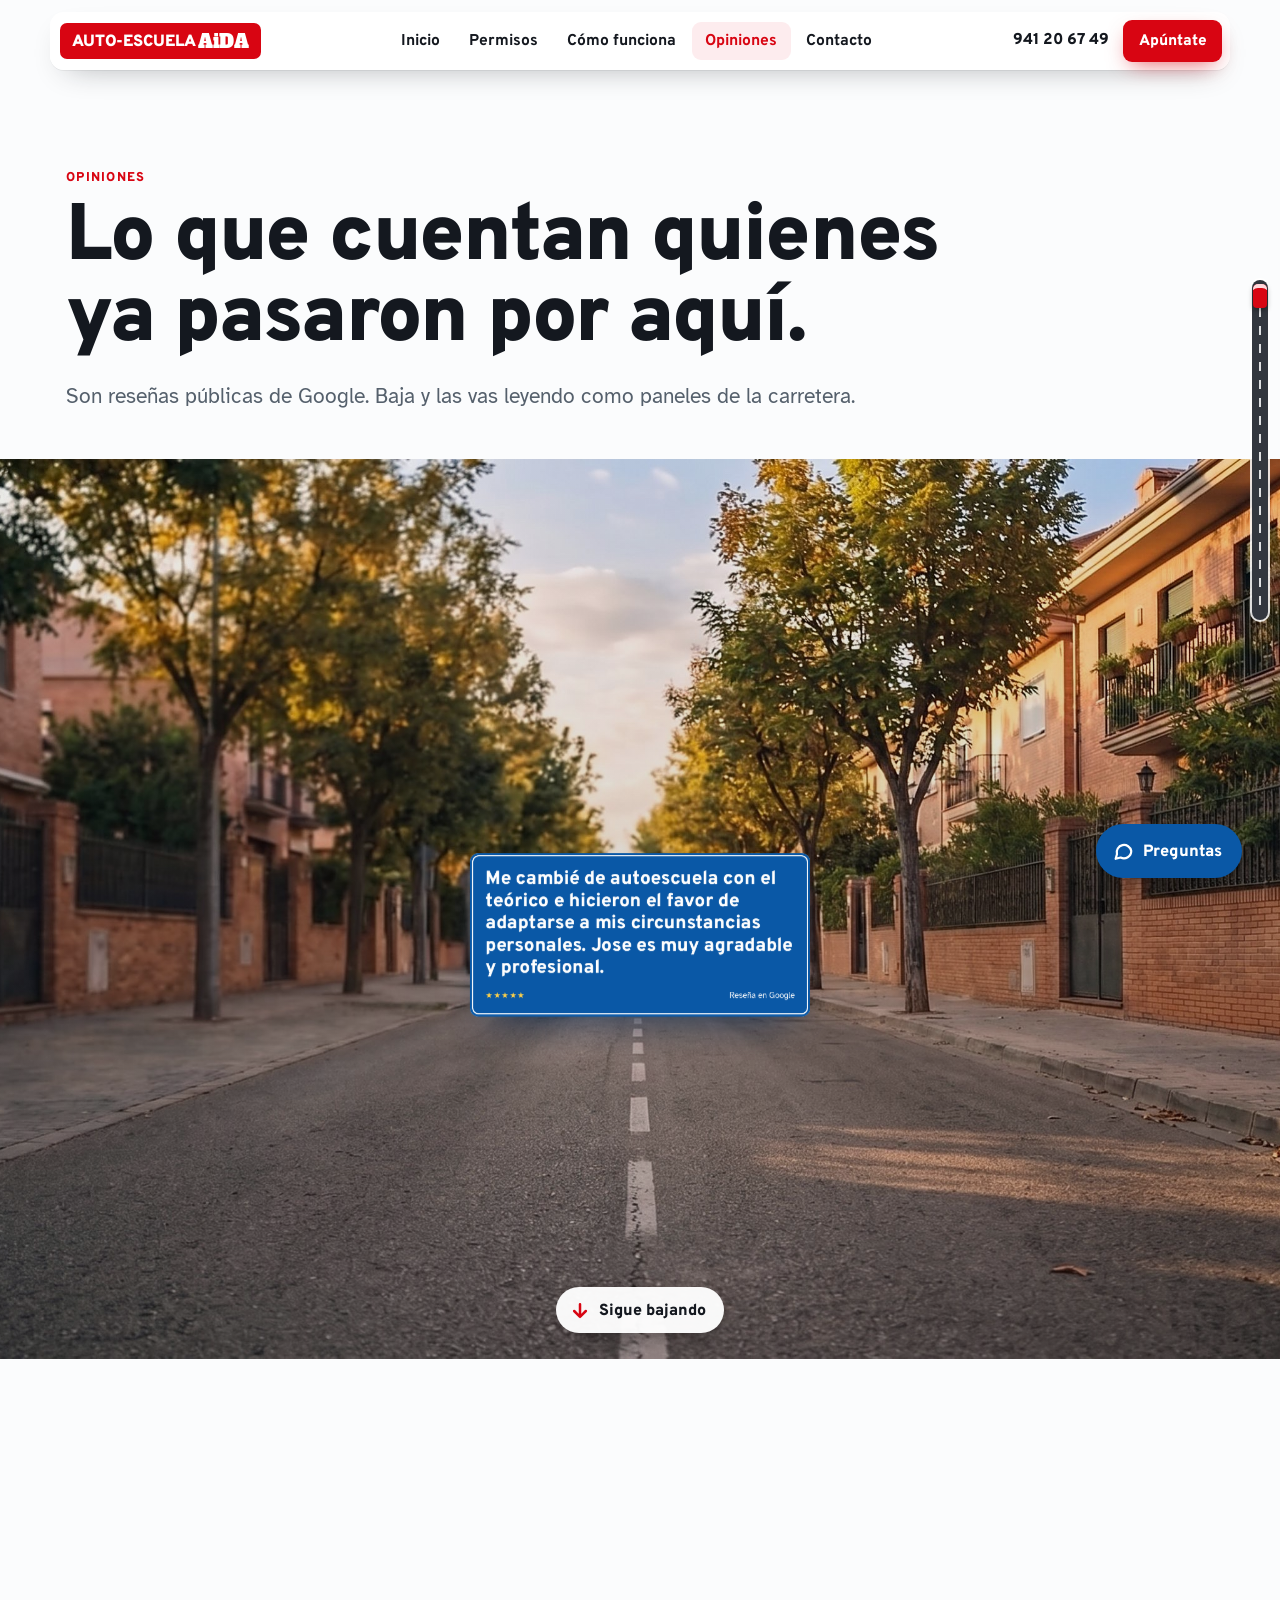
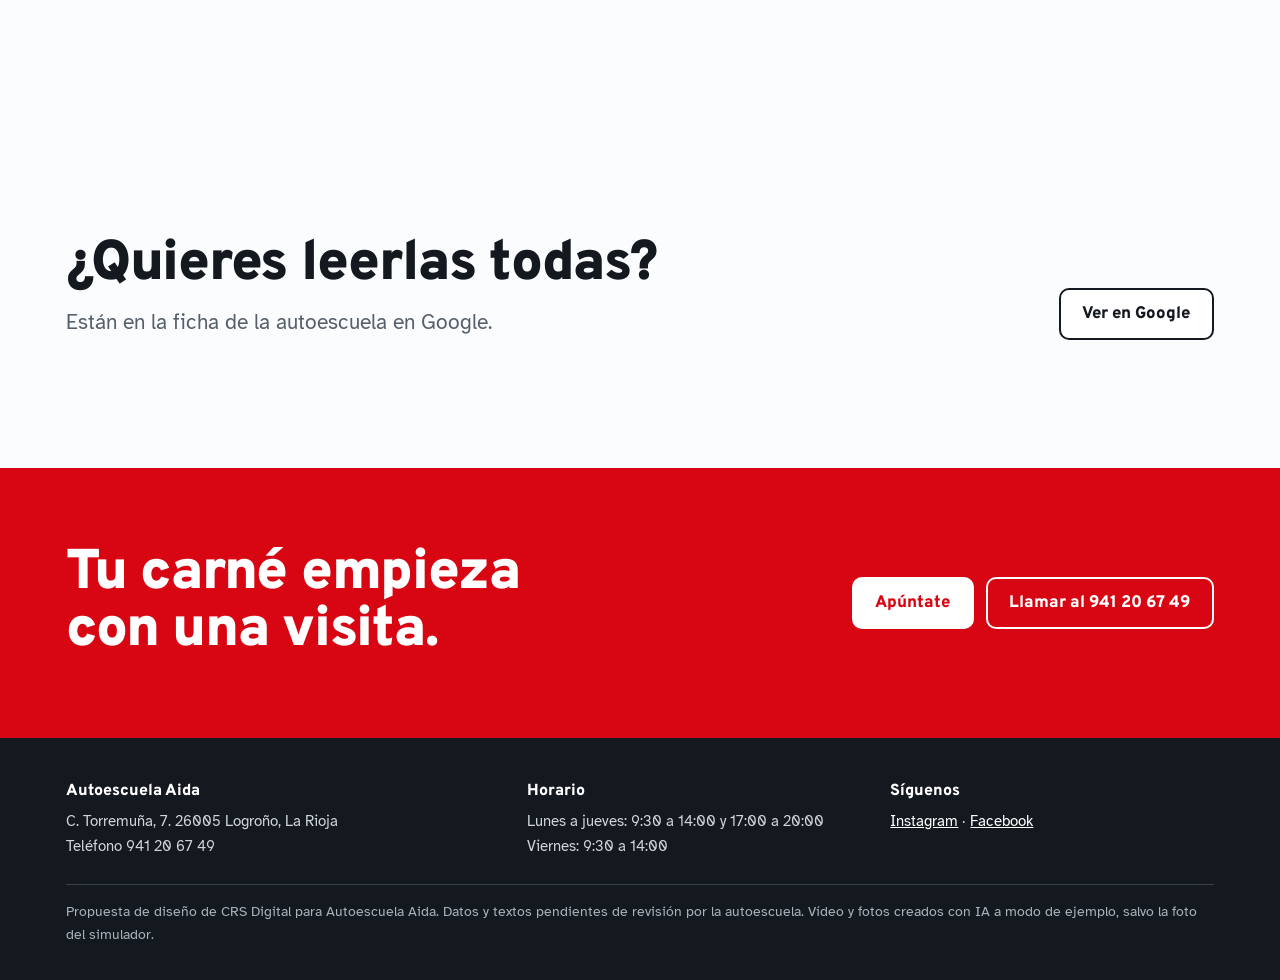
<file: opiniones.html>
<!doctype html>
<html lang="es">
<head>
<meta charset="utf-8">
<meta name="viewport" content="width=device-width, initial-scale=1, viewport-fit=cover">
<title>Opiniones · Autoescuela Aida</title>
<meta name="claude:viewport-fit-sides" content="cover">
<meta name="description" content="Reseñas de alumnos de Autoescuela Aida publicadas en Google.">
<meta property="og:type" content="website">
<meta property="og:site_name" content="Autoescuela Aida">
<meta property="og:title" content="Autoescuela Aida · Logroño">
<meta property="og:description" content="Tu carné, paso a paso. Coche, moto y ciclomotor en la calle Torremuña, desde 2001.">
<meta property="og:url" content="https://crsdigitalizacion.github.io/autoescuela-aida/">
<meta property="og:image" content="https://crsdigitalizacion.github.io/autoescuela-aida/assets/img/og.jpg">
<meta property="og:image:width" content="1200">
<meta property="og:image:height" content="630">
<meta name="twitter:card" content="summary_large_image">
<link rel="preconnect" href="https://fonts.googleapis.com">
<link rel="preconnect" href="https://fonts.gstatic.com" crossorigin>
<link rel="stylesheet" href="https://fonts.googleapis.com/css2?family=Alfa+Slab+One&family=Atkinson+Hyperlegible:wght@400;700&family=Overpass:wght@700;800;900&display=swap">
<link rel="stylesheet" href="assets/aida.css?v=17">
</head>
<body>
<div id="intro" hidden></div>
<div id="wipe" aria-hidden="true"><span>AiDA</span></div>
<script>
(function(){var s=null;try{s=sessionStorage}catch(e){}
var still=matchMedia('(prefers-reduced-motion: reduce)').matches;
if(!s||still)return;
var w=document.getElementById('wipe'),i=document.getElementById('intro');
try{
if(s.getItem('aida-nav')){s.removeItem('aida-nav');w.className='cover';}
else if(!s.getItem('aida-seen')){i.hidden=false;document.documentElement.classList.add('intro-on');}
s.setItem('aida-seen','1');
}catch(e){}})();
</script>
<header class="top"><div class="top-in">
  <a class="logo" href="index.html" aria-label="Autoescuela Aida, inicio">AUTO-ESCUELA <span class="logo-big">AiDA</span></a>
  <nav class="nav" aria-label="Principal"><a href="index.html">Inicio</a><a href="permisos.html">Permisos</a><a href="como-funciona.html">Cómo funciona</a><a href="opiniones.html" aria-current="page">Opiniones</a><a href="contacto.html">Contacto</a></nav>
  <div class="top-side"><a class="top-tel" href="tel:+34941206749">941 20 67 49</a><a class="btn btn-rojo top-call" href="apuntate.html">Apúntate</a></div>
</div></header>
<nav class="tabs" aria-label="Principal móvil"><a href="index.html">Inicio</a><a href="permisos.html">Permisos</a><a href="como-funciona.html">Cómo funciona</a><a href="opiniones.html" aria-current="page">Opiniones</a><a href="contacto.html">Contacto</a></nav>
<div class="rail" aria-hidden="true"><i></i></div>
<main>

<section class="pagehead wrap"><p class="eyebrow">Opiniones</p><h1>Lo que cuentan quienes ya pasaron por aquí.</h1><p class="lead">Son reseñas públicas de Google. Baja y las vas leyendo como paneles de la carretera.</p></section>
<section class="road3d" aria-label="Reseñas"><div class="road3d-stage wrap-free">
  <div class="ground" aria-hidden="true"></div>
  <div class="reviews-plain wrap">
    <article class="board "><q>Atentos, profesionales y muy amables. Una gran autoescuela en la que formarse y sacarse el carnet.</q><footer><span class="stars" aria-label="5 de 5 estrellas">★★★★★</span><span>Ismael M.</span></footer></article><article class="board "><q>Muy bien los profesores, súper majos, y el trato es de 10. Te explican muy bien.</q><footer><span class="stars" aria-label="5 de 5 estrellas">★★★★★</span><span>Alumno en Google</span></footer></article><article class="board "><q>Me cambié de autoescuela con el teórico e hicieron el favor de adaptarse a mis circunstancias personales. Jose es muy agradable y profesional.</q><footer><span class="stars" aria-label="5 de 5 estrellas">★★★★★</span><span>Reseña en Google</span></footer></article><article class="board "><q>Un centro con muy buena atención y buenos profesionales.</q><footer><span class="stars" aria-label="5 de 5 estrellas">★★★★★</span><span>M., en Google</span></footer></article><article class="board "><q>La mejor autoescuela de Logroño, honestos y profesionales.</q><footer><span class="stars" aria-label="5 de 5 estrellas">★★★★★</span><span>Sandra M.</span></footer></article><article class="board "><q>Tanto teórico como práctico a la primera, excelente trato y gran ayuda de Jose y Trini.</q><footer><span class="stars" aria-label="5 de 5 estrellas">★★★★★</span><span>Rubén G.</span></footer></article><article class="board "><q>No puedo estar más contento de haber escogido esta autoescuela.</q><footer><span class="stars" aria-label="5 de 5 estrellas">★★★★★</span><span>José Miguel</span></footer></article><article class="board "><q>Para mi parecer la mejor autoescuela, súper dinámicos y con un método de estudio bastante entretenido. Lo recomiendo.</q><footer><span class="stars" aria-label="5 de 5 estrellas">★★★★★</span><span>Tatiana G.</span></footer></article><article class="board "><q>Con José seguro no se te hace aburrido.</q><footer><span class="stars" aria-label="5 de 5 estrellas">★★★★★</span><span>Desiré R.</span></footer></article><article class="board "><q>Es una buena autoescuela regentada por un chico muy majo y atento.</q><footer><span class="stars" aria-label="5 de 5 estrellas">★★★★★</span><span>Reseña en Google</span></footer></article>
  </div>
  <span class="fly-tip" aria-hidden="true"><svg viewBox="0 0 24 24" fill="none" stroke="currentColor" stroke-width="3" stroke-linecap="round" stroke-linejoin="round"><path d="M12 4v15M5 12l7 7 7-7"/></svg>Sigue bajando</span>
</div></section>
<section class="section"><div class="wrap head-row" style="margin-bottom:0">
  <div><h2>¿Quieres leerlas todas?</h2><p class="lead" style="margin-top:12px">Están en la ficha de la autoescuela en Google.</p></div>
  <a class="btn btn-claro" href="https://www.google.com/search?q=opiniones+de+autoescuela+aida+logro%C3%B1o" rel="noopener">Ver en Google</a>
</div></section>

</main>
<section class="cta"><div class="wrap cta-in">
  <h2>Tu carné empieza con una visita.</h2>
  <div class="btns"><a class="btn btn-blanco" href="apuntate.html">Apúntate</a><a class="btn btn-linea" href="tel:+34941206749">Llamar al 941 20 67 49</a></div>
</div></section>
<footer class="foot"><div class="wrap">
  <div class="foot-in">
    <div><b>Autoescuela Aida</b>C. Torremuña, 7. 26005 Logroño, La Rioja<br>Teléfono 941 20 67 49</div>
    <div><b>Horario</b>Lunes a jueves: 9:30 a 14:00 y 17:00 a 20:00<br>Viernes: 9:30 a 14:00</div>
    <div><b>Síguenos</b><a href="https://www.instagram.com/autoescuelaaida" rel="noopener">Instagram</a> · <a href="https://www.facebook.com/autoescuelaaida/" rel="noopener">Facebook</a></div>
  </div>
  <p class="demo">Propuesta de diseño de CRS Digital para Autoescuela Aida. Datos y textos pendientes de revisión por la autoescuela. Vídeo y fotos creados con IA a modo de ejemplo, salvo la foto del simulador.</p>
</div></footer>
<script src="assets/aida.js?v=17"></script>
</body>
</html>
</file>
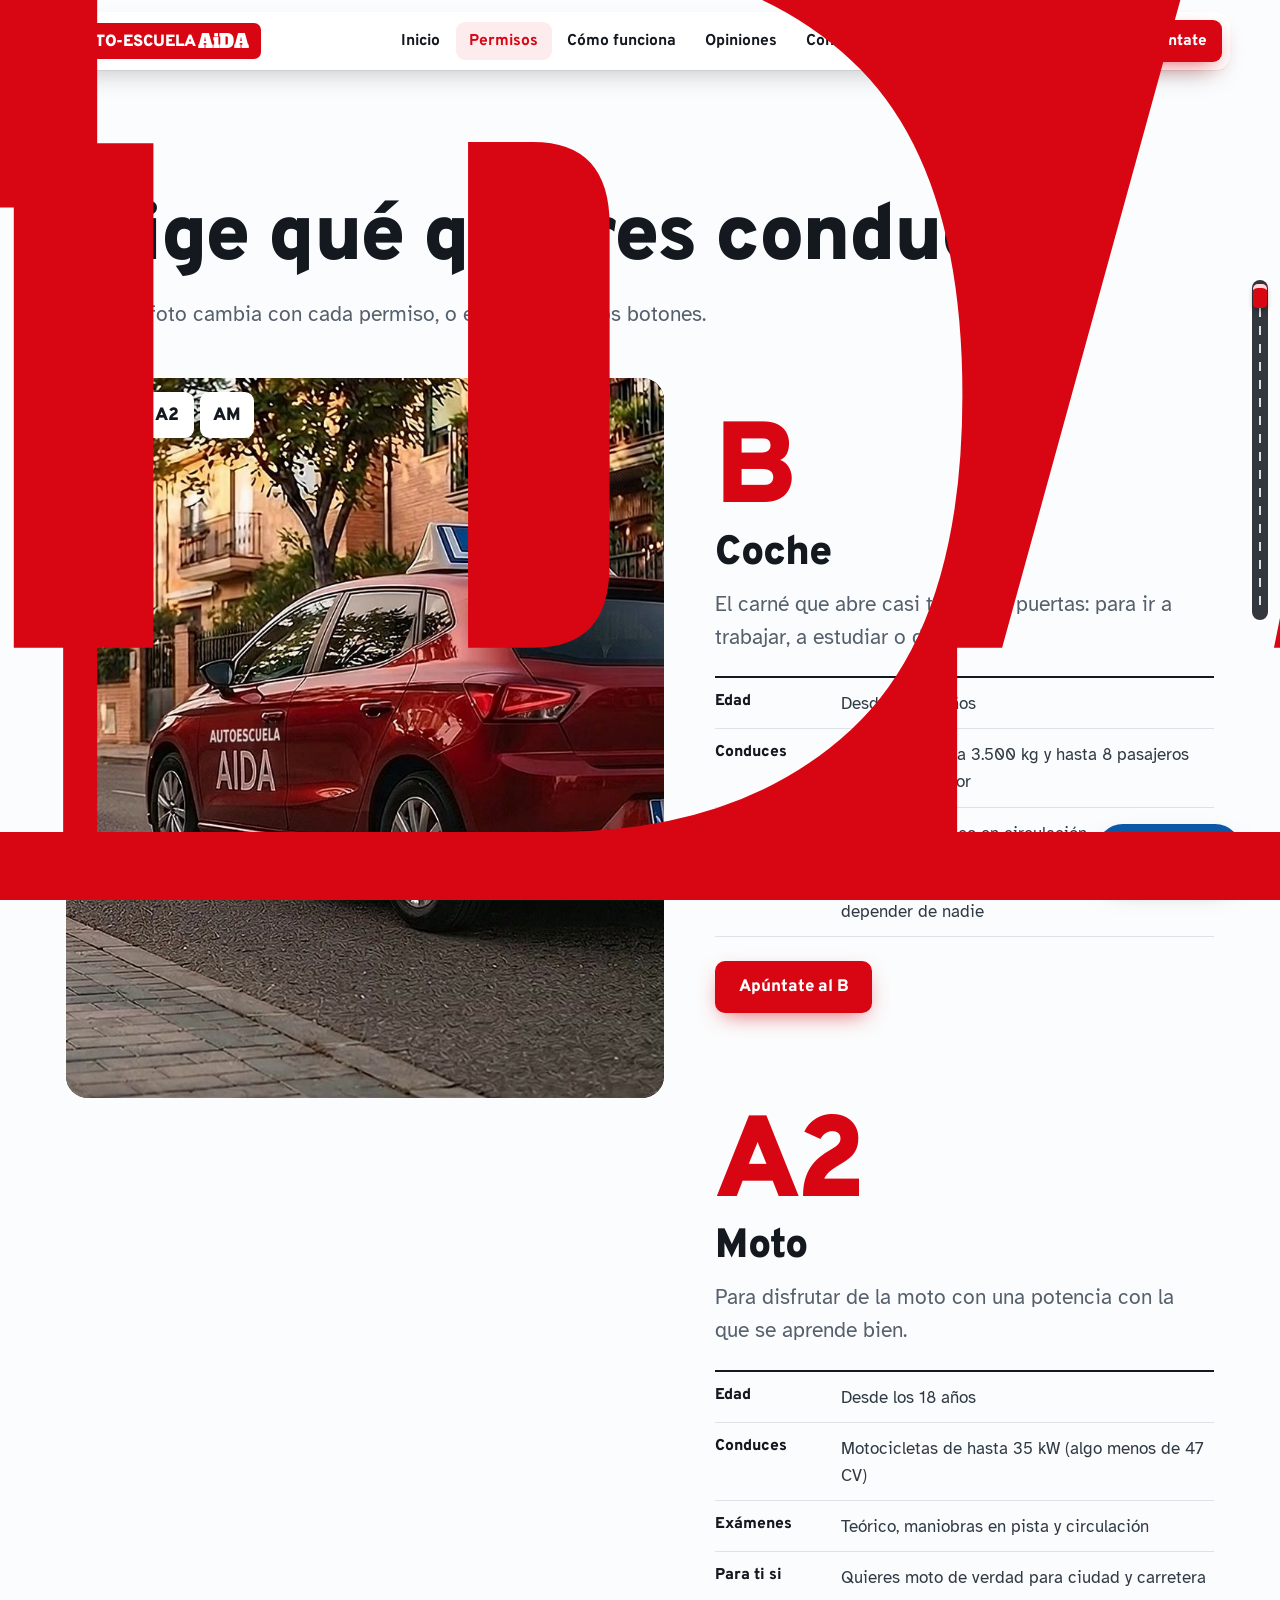
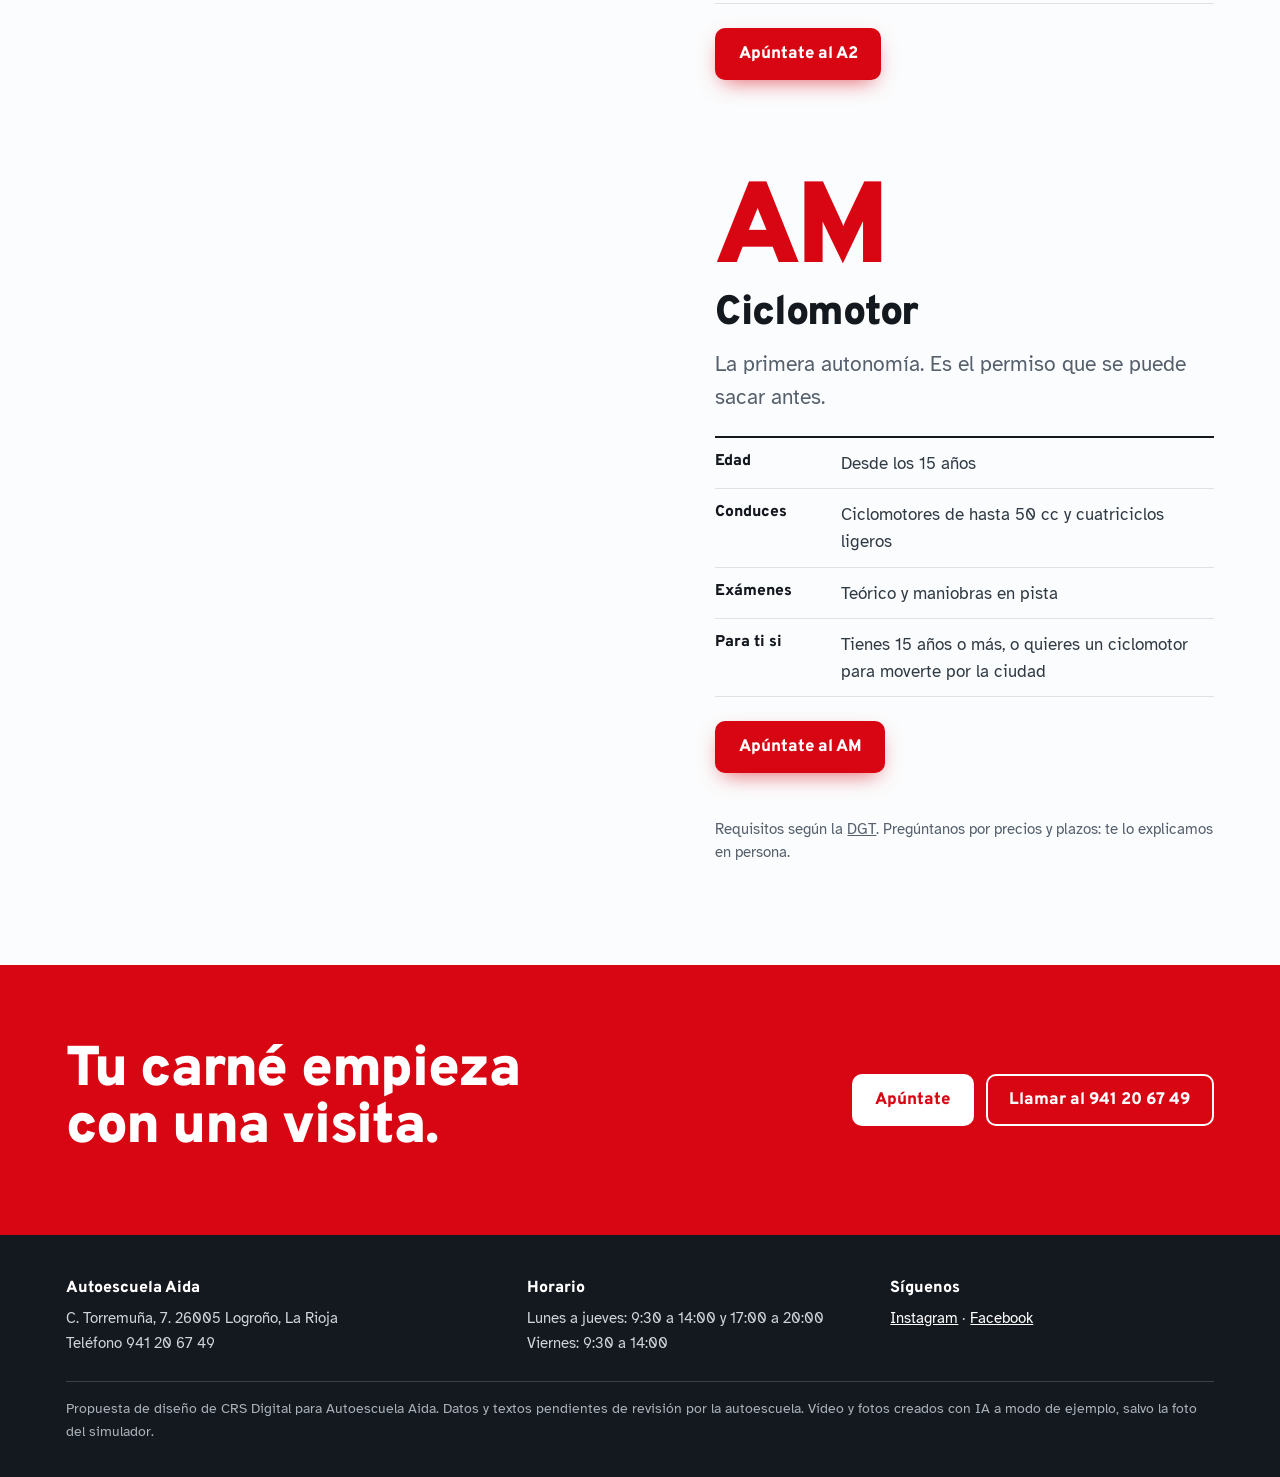
<file: permisos.html>
<!doctype html>
<html lang="es">
<head>
<meta charset="utf-8">
<meta name="viewport" content="width=device-width, initial-scale=1, viewport-fit=cover">
<title>Permisos · Autoescuela Aida</title>
<meta name="claude:viewport-fit-sides" content="cover">
<meta name="description" content="Permisos B, A2 y AM en Autoescuela Aida, Logroño.">
<meta property="og:type" content="website">
<meta property="og:site_name" content="Autoescuela Aida">
<meta property="og:title" content="Autoescuela Aida · Logroño">
<meta property="og:description" content="Tu carné, paso a paso. Coche, moto y ciclomotor en la calle Torremuña, desde 2001.">
<meta property="og:url" content="https://crsdigitalizacion.github.io/autoescuela-aida/">
<meta property="og:image" content="https://crsdigitalizacion.github.io/autoescuela-aida/assets/img/og.jpg">
<meta property="og:image:width" content="1200">
<meta property="og:image:height" content="630">
<meta name="twitter:card" content="summary_large_image">
<link rel="preconnect" href="https://fonts.googleapis.com">
<link rel="preconnect" href="https://fonts.gstatic.com" crossorigin>
<link rel="stylesheet" href="https://fonts.googleapis.com/css2?family=Alfa+Slab+One&family=Atkinson+Hyperlegible:wght@400;700&family=Overpass:wght@700;800;900&display=swap">
<link rel="stylesheet" href="assets/aida.css?v=17">
</head>
<body>
<div id="intro" hidden></div>
<div id="wipe" aria-hidden="true"><span>AiDA</span></div>
<script>
(function(){var s=null;try{s=sessionStorage}catch(e){}
var still=matchMedia('(prefers-reduced-motion: reduce)').matches;
if(!s||still)return;
var w=document.getElementById('wipe'),i=document.getElementById('intro');
try{
if(s.getItem('aida-nav')){s.removeItem('aida-nav');w.className='cover';}
else if(!s.getItem('aida-seen')){i.hidden=false;document.documentElement.classList.add('intro-on');}
s.setItem('aida-seen','1');
}catch(e){}})();
</script>
<header class="top"><div class="top-in">
  <a class="logo" href="index.html" aria-label="Autoescuela Aida, inicio">AUTO-ESCUELA <span class="logo-big">AiDA</span></a>
  <nav class="nav" aria-label="Principal"><a href="index.html">Inicio</a><a href="permisos.html" aria-current="page">Permisos</a><a href="como-funciona.html">Cómo funciona</a><a href="opiniones.html">Opiniones</a><a href="contacto.html">Contacto</a></nav>
  <div class="top-side"><a class="top-tel" href="tel:+34941206749">941 20 67 49</a><a class="btn btn-rojo top-call" href="apuntate.html">Apúntate</a></div>
</div></header>
<nav class="tabs" aria-label="Principal móvil"><a href="index.html">Inicio</a><a href="permisos.html" aria-current="page">Permisos</a><a href="como-funciona.html">Cómo funciona</a><a href="opiniones.html">Opiniones</a><a href="contacto.html">Contacto</a></nav>
<div class="rail" aria-hidden="true"><i></i></div>
<main>

<section class="pagehead wrap"><p class="eyebrow">Permisos</p><h1>Elige qué quieres conducir.</h1><p class="lead"><span class="only-d">Baja y la foto cambia con cada permiso, o elige uno con los botones.</span><span class="only-m">Coche, moto o ciclomotor: mira cuál encaja contigo.</span></p></section>
<section class="wrap" style="padding-bottom:clamp(50px,8vw,100px)"><div class="garage">
  <div class="garage-view">
    <div class="switch" role="group" aria-label="Elegir permiso"><button type="button" aria-pressed="true">B</button><button type="button" aria-pressed="false">A2</button><button type="button" aria-pressed="false">AM</button></div>
    <img class="gimg on" src="assets/img/coche.jpg?v=17" alt="Coche rojo de autoescuela, permiso B"><img class="gimg" src="assets/img/moto.jpg?v=17" alt="Moto roja, permiso A2"><img class="gimg" src="assets/img/ciclomotor.jpg?v=17" alt="Ciclomotor rojo, permiso AM">
  </div>
  <div>
    <div class="ptabs" role="group" aria-label="Elegir permiso"><button type="button" aria-pressed="true">B</button><button type="button" aria-pressed="false">A2</button><button type="button" aria-pressed="false">AM</button><span>Desliza para cambiar</span></div>
    <div class="pcards">
    <article class="pcard" id="b" data-i="0">
  <img class="pcard-img" src="assets/img/coche.jpg?v=17" alt="Foto de coche, permiso B" loading="lazy"><div class="big">B</div><h2>Coche</h2><p class="lead">El carné que abre casi todas las puertas: para ir a trabajar, a estudiar o de viaje.</p>
  <dl class="facts"><div><dt>Edad</dt><dd>Desde los 18 años</dd></div><div><dt>Conduces</dt><dd>Coches de hasta 3.500 kg y hasta 8 pasajeros más el conductor</dd></div><div><dt>Exámenes</dt><dd>Teórico y práctico en circulación</dd></div><div><dt>Para ti si</dt><dd>Es tu primer carné y quieres moverte sin depender de nadie</dd></div></dl>
  <div class="btns"><a class="btn btn-rojo" href="apuntate.html#b">Apúntate al B</a></div>
</article>
    <article class="pcard" id="a2" data-i="1">
  <img class="pcard-img" src="assets/img/moto.jpg?v=17" alt="Foto de moto, permiso A2" loading="lazy"><div class="big">A2</div><h2>Moto</h2><p class="lead">Para disfrutar de la moto con una potencia con la que se aprende bien.</p>
  <dl class="facts"><div><dt>Edad</dt><dd>Desde los 18 años</dd></div><div><dt>Conduces</dt><dd>Motocicletas de hasta 35 kW (algo menos de 47 CV)</dd></div><div><dt>Exámenes</dt><dd>Teórico, maniobras en pista y circulación</dd></div><div><dt>Para ti si</dt><dd>Quieres moto de verdad para ciudad y carretera</dd></div></dl>
  <div class="btns"><a class="btn btn-rojo" href="apuntate.html#a2">Apúntate al A2</a></div>
</article>
    <article class="pcard" id="am" data-i="2">
  <img class="pcard-img" src="assets/img/ciclomotor.jpg?v=17" alt="Foto de ciclomotor, permiso AM" loading="lazy"><div class="big">AM</div><h2>Ciclomotor</h2><p class="lead">La primera autonomía. Es el permiso que se puede sacar antes.</p>
  <dl class="facts"><div><dt>Edad</dt><dd>Desde los 15 años</dd></div><div><dt>Conduces</dt><dd>Ciclomotores de hasta 50 cc y cuatriciclos ligeros</dd></div><div><dt>Exámenes</dt><dd>Teórico y maniobras en pista</dd></div><div><dt>Para ti si</dt><dd>Tienes 15 años o más, o quieres un ciclomotor para moverte por la ciudad</dd></div></dl>
  <div class="btns"><a class="btn btn-rojo" href="apuntate.html#am">Apúntate al AM</a></div>
</article>
    </div>
    <p class="small">Requisitos según la <a href="https://www.dgt.es/nuestros-servicios/permisos-de-conducir/clases-de-permisos-de-conducir/" rel="noopener">DGT</a>. Pregúntanos por precios y plazos: te lo explicamos en persona.</p>
  </div>
</div></section>

</main>
<section class="cta"><div class="wrap cta-in">
  <h2>Tu carné empieza con una visita.</h2>
  <div class="btns"><a class="btn btn-blanco" href="apuntate.html">Apúntate</a><a class="btn btn-linea" href="tel:+34941206749">Llamar al 941 20 67 49</a></div>
</div></section>
<footer class="foot"><div class="wrap">
  <div class="foot-in">
    <div><b>Autoescuela Aida</b>C. Torremuña, 7. 26005 Logroño, La Rioja<br>Teléfono 941 20 67 49</div>
    <div><b>Horario</b>Lunes a jueves: 9:30 a 14:00 y 17:00 a 20:00<br>Viernes: 9:30 a 14:00</div>
    <div><b>Síguenos</b><a href="https://www.instagram.com/autoescuelaaida" rel="noopener">Instagram</a> · <a href="https://www.facebook.com/autoescuelaaida/" rel="noopener">Facebook</a></div>
  </div>
  <p class="demo">Propuesta de diseño de CRS Digital para Autoescuela Aida. Datos y textos pendientes de revisión por la autoescuela. Vídeo y fotos creados con IA a modo de ejemplo, salvo la foto del simulador.</p>
</div></footer>
<script src="assets/aida.js?v=17"></script>
</body>
</html>
</file>
<file: assets/aida.css>
/* Autoescuela Aida · la web es una carretera: pórticos azules, asfalto, señales y rojo del rótulo.
   Diseño de día a propósito, un solo tema claro. */
:root {
  --papel: #fbfcfd; --blanco: #ffffff; --tinta: #14181f; --gris: #55606c; --linea: #dde2e7;
  --rojo: #d80512; --rojo-osc: #ad0410; --azul: #0a58a6; --azul-osc: #07467f; --asfalto: #33373e; --cielo: #e4f0f6;
  --display: "Overpass", "Arial Narrow", Arial, sans-serif;
  --texto: "Atkinson Hyperlegible", "Helvetica Neue", Arial, sans-serif;
  --ease: cubic-bezier(.23, 1, .32, 1);
  --gutter: max(16px, env(safe-area-inset-left, 0px));
  --gutter-r: max(16px, env(safe-area-inset-right, 0px));
  color-scheme: light;
}

*, *::before, *::after { box-sizing: border-box; }
[hidden] { display: none !important; }
html { -webkit-text-size-adjust: 100%; }
body { margin: 0; background: var(--papel); color: var(--tinta); font: 400 1.0625rem/1.6 var(--texto); overflow-x: clip; -webkit-font-smoothing: antialiased; }
img { max-width: 100%; }
h1, h2, h3 { font-family: var(--display); font-weight: 900; line-height: 1.02; letter-spacing: -.022em; margin: 0; text-wrap: balance; }
h1 { font-size: clamp(2.7rem, 7vw, 5.7rem); }
h2 { font-size: clamp(2rem, 4.6vw, 3.5rem); }
h3 { font-size: clamp(1.3rem, 2.2vw, 1.65rem); letter-spacing: -.012em; line-height: 1.1; }
p { margin: 0; }
a { color: inherit; }
:focus-visible { outline: 3px solid var(--azul); outline-offset: 3px; border-radius: 4px; }
.wrap { width: min(1180px, 100%); margin-inline: auto; padding-left: var(--gutter); padding-right: var(--gutter); }
.lead { font-size: clamp(1.1rem, 1.7vw, 1.3rem); color: var(--gris); max-width: 58ch; }
.eyebrow { font: 800 .8rem/1 var(--display); letter-spacing: .1em; text-transform: uppercase; color: var(--rojo); }
.section { padding-block: clamp(64px, 10vw, 128px); }

/* botones */
.btn { display: inline-flex; align-items: center; justify-content: center; gap: .55em; min-height: 52px; padding: .78em 1.4em .7em; border: 0; border-radius: 10px; font: 800 1.05rem/1 var(--display); text-decoration: none; cursor: pointer; transition: transform .16s var(--ease), background-color .2s ease, box-shadow .2s ease; }
.btn:active { transform: scale(.97); }
.btn-rojo { background: var(--rojo); color: #fff; box-shadow: 0 8px 22px -8px rgba(216, 5, 18, .7); }
.btn-claro { background: #fff; color: var(--tinta); box-shadow: inset 0 0 0 2px var(--tinta); }
@media (hover: hover) and (pointer: fine) {
  .btn-rojo:hover { background: var(--rojo-osc); }
  .btn-claro:hover { background: var(--tinta); color: #fff; }
}
.btns { display: flex; flex-wrap: wrap; gap: 12px; }

/* cabecera */
body::before { content: ""; position: fixed; inset: 0 0 auto; height: env(safe-area-inset-top, 0px); z-index: 10; background: var(--papel); }
.top { position: fixed; z-index: 50; top: calc(env(safe-area-inset-top, 0px) + 12px); left: 0; right: 0; padding-left: var(--gutter); padding-right: var(--gutter); pointer-events: none; }
.top-in { pointer-events: auto; width: min(1180px, 100%); margin-inline: auto; display: flex; align-items: center; justify-content: space-between; gap: 16px; background: rgba(255, 255, 255, .93); backdrop-filter: blur(12px); -webkit-backdrop-filter: blur(12px); border-radius: 14px; padding: 8px 8px 8px 10px; box-shadow: 0 1px 0 rgba(20, 24, 31, .06), 0 12px 32px -18px rgba(20, 24, 31, .45); }
.logo { display: inline-flex; align-items: center; background: var(--rojo); color: #fff; font: 900 1.02rem/1 var(--display); letter-spacing: -.005em; padding: .62em .72em .48em; border-radius: 7px; text-decoration: none; white-space: nowrap; }
.nav { display: flex; align-items: center; gap: 2px; }
.nav a { font: 700 .98rem/1 var(--display); text-decoration: none; padding: .78em .86em .64em; border-radius: 9px; color: var(--tinta); transition: background-color .18s ease; }
.nav a[aria-current="page"] { color: var(--rojo); background: #fdecee; }
@media (hover: hover) and (pointer: fine) { .nav a:hover { background: #eef2f5; } }
.top-call { min-height: 42px; font-size: .96rem; padding: .62em 1em .5em; border-radius: 9px; white-space: nowrap; }

/* barra inferior del móvil */
.tabs { display: none; }
@media (max-width: 860px) {
  .nav { display: none; }
  .tabs { display: grid; grid-template-columns: repeat(5, 1fr); position: fixed; z-index: 50; left: 0; right: 0; bottom: 0; background: var(--tinta); padding-bottom: env(safe-area-inset-bottom, 0px); padding-left: env(safe-area-inset-left, 0px); padding-right: env(safe-area-inset-right, 0px); }
  .tabs a { display: flex; align-items: center; justify-content: center; min-height: 54px; color: #fff; text-decoration: none; font: 700 .76rem/1.05 var(--display); text-align: center; padding: 4px 2px 2px; border-top: 3px solid transparent; }
  .tabs a[aria-current="page"] { border-top-color: var(--rojo); }
  body { padding-bottom: 54px; }
}

/* carril del recorrido: en todas las páginas el coche avanza contigo */
.rail { position: fixed; z-index: 40; right: max(12px, env(safe-area-inset-right, 0px)); top: 50%; height: min(44vh, 340px); width: 16px; margin-top: calc(min(44vh, 340px) / -2); border-radius: 8px; background: var(--asfalto); box-shadow: 0 0 0 2px rgba(255, 255, 255, .85); }
.rail::before { content: ""; position: absolute; left: 7px; width: 2px; top: 10px; bottom: 10px; background: repeating-linear-gradient(#fff 0 9px, transparent 9px 18px); opacity: .85; }
.rail i { position: absolute; left: 1px; top: 4px; width: 14px; height: 24px; border-radius: 5px 5px 4px 4px; background: var(--rojo); box-shadow: inset 0 6px 0 -2px #ffd9dc, 0 2px 5px rgba(0, 0, 0, .4); will-change: transform; }
@media (max-width: 860px) { .rail { display: none; } }

/* aparición suave: nada queda oculto si no hay script */
.js .rv { opacity: .08; transform: translateY(26px); transition: opacity .7s var(--ease), transform .8s var(--ease); transition-delay: var(--d, 0ms); }
.js .rv.in { opacity: 1; transform: none; }

/* ===== Inicio: el recorrido ===== */
.drive { position: relative; height: 280vh; background: var(--cielo); }
.drive-stage { position: sticky; top: 0; height: 100vh; height: 100svh; overflow: hidden; }
.drive-stage canvas { position: absolute; inset: 0; width: 100%; height: 100%; display: block; }
.fallback .drive { height: auto; }
.fallback .drive-stage { position: static; height: auto; padding-block: 120px 56px; }
.fallback .drive-stage canvas, .fallback .dial, .fallback .cue { display: none; }

.scrim { position: absolute; inset: 0; background: linear-gradient(100deg, rgba(251,252,253,.94) 0, rgba(251,252,253,.82) 30%, rgba(251,252,253,0) 58%); transition: opacity .4s ease; pointer-events: none; }
.scrim.off { opacity: 0; }
.fallback .scrim { display: none; }
@media (max-width: 760px) { .scrim { background: linear-gradient(180deg, rgba(251,252,253,.96) 0, rgba(251,252,253,.9) 36%, rgba(251,252,253,0) 50%); } }
.ov { position: absolute; left: 0; right: 0; bottom: 0; top: 0; pointer-events: none; }
.ov-in { width: min(1180px, 100%); height: 100%; margin-inline: auto; padding: 104px var(--gutter-r) 34px var(--gutter); position: relative; }
.title-card { max-width: 660px; transition: opacity .35s ease, transform .5s var(--ease); pointer-events: auto; }
.title-card .lead { color: #1f2a35; margin-top: 18px; }
.title-card .btns { margin-top: 26px; }
.title-card.off { opacity: 0; transform: translateY(-26px); pointer-events: none; }
.title-card h1 em { font-style: normal; color: var(--rojo); }
.hint { position: absolute; left: var(--gutter); bottom: 30px; display: inline-flex; align-items: center; gap: 12px; font: 800 .95rem/1 var(--display); color: var(--tinta); background: rgba(255, 255, 255, .9); padding: .72em 1em .6em; border-radius: 99px; transition: opacity .3s ease; }
.hint b { display: block; width: 3px; height: 22px; background: var(--rojo); border-radius: 2px; animation: hint 1.5s var(--ease) infinite; }
@keyframes hint { 0% { transform: translateY(-5px); opacity: .25; } 55% { transform: translateY(4px); opacity: 1; } 100% { transform: translateY(6px); opacity: 0; } }
.hint.off { opacity: 0; }

.step { position: absolute; left: var(--gutter); bottom: 36px; width: min(470px, calc(100% - 32px)); background: var(--azul); color: #fff; border-radius: 14px; padding: 22px 26px 24px; box-shadow: inset 0 0 0 3px var(--azul), inset 0 0 0 5px #fff, 0 22px 50px -24px rgba(7, 40, 80, .9); opacity: 0; transform: translateY(24px) scale(.98); transition: opacity .28s ease, transform .5s var(--ease); pointer-events: none; }
.step.on { opacity: 1; transform: none; pointer-events: auto; }
.step .n { display: inline-grid; place-items: center; width: 40px; height: 40px; border-radius: 50%; background: #fff; color: var(--azul); font: 900 1.3rem/1 var(--display); padding-top: 3px; margin-bottom: 12px; }
.step h2 { font-size: clamp(1.85rem, 3.4vw, 2.6rem); }
.step p { margin-top: 8px; font-size: 1.04rem; }
.step.fin { background: #fff; color: var(--tinta); box-shadow: 0 22px 50px -24px rgba(7, 40, 80, .8); }
.step.fin p { color: var(--gris); }
.step.fin .btns { margin-top: 16px; }

.vignette { position: absolute; inset: 0; pointer-events: none; background: radial-gradient(ellipse at 50% 46%, rgba(30,18,6,0) 52%, rgba(30,18,6,.32) 100%); }
.fallback .vignette { display: none; }
.cue { position: absolute; left: calc(50% + 34px); bottom: 30px; display: flex; align-items: center; gap: 8px; z-index: 3; pointer-events: auto; transition: opacity .3s ease; }
.cue.off { opacity: 0; pointer-events: none; }
.cue-go { display: inline-flex; align-items: center; gap: 10px; min-height: 52px; border: 0; border-radius: 99px; padding: .3em 1.25em .15em 1.05em; background: var(--rojo); color: #fff; font: 800 1.08rem/1 var(--display); cursor: pointer; white-space: nowrap; box-shadow: 0 10px 26px -10px rgba(0,0,0,.65); transition: transform .16s var(--ease); }
.cue-go:active { transform: scale(.97); }
.cue-go svg { width: 22px; height: 22px; animation: cue 1.3s var(--ease) infinite; }
@keyframes cue { 0% { transform: translateY(-4px); opacity: .55; } 60% { transform: translateY(4px); opacity: 1; } 100% { transform: translateY(5px); opacity: .55; } }
.cue-skip { display: inline-flex; align-items: center; min-height: 52px; padding: .3em 1em .15em; border-radius: 99px; background: rgba(255,255,255,.94); color: var(--tinta); font: 800 1rem/1 var(--display); text-decoration: none; white-space: nowrap; }
@media (max-width: 1180px) { .cue { left: auto; right: var(--gutter-r); } .dial { display: none; } }
.dial { position: absolute; right: calc(var(--gutter-r) + 26px); bottom: 42px; display: flex; gap: 6px; }
.dial span { display: block; width: 32px; height: 5px; border-radius: 3px; background: rgba(20, 24, 31, .24); overflow: hidden; }
.dial span b { display: block; height: 100%; width: 100%; background: var(--rojo); transform: scaleX(0); transform-origin: left; }
.fallback .step { position: static; opacity: 1; transform: none; margin-top: 12px; }
.fallback .ov { position: static; }
.fallback .ov-in { height: auto; padding-block: 0; }
.noscene .drive { height: auto; }

@media (max-width: 760px) {
  .ov-in { padding-top: 84px; padding-bottom: 72px; }
  h1 { font-size: clamp(2.45rem, 11.5vw, 3.5rem); }
  .title-card .lead { font-size: 1.04rem; margin-top: 12px; }
  .title-card .btns { margin-top: 16px; }
  .title-card .btn { min-height: 46px; font-size: .98rem; }
  .step { bottom: calc(124px + env(safe-area-inset-bottom, 0px)); padding: 14px 16px 16px; }
  .step .n { display: none; }
  .cue { left: var(--gutter); right: var(--gutter-r); bottom: calc(66px + env(safe-area-inset-bottom, 0px)); justify-content: center; }
  .cue-go, .cue-skip { min-height: 48px; font-size: 1rem; }
  .step .n { width: 32px; height: 32px; font-size: 1.05rem; margin-bottom: 8px; }
  .step p { font-size: .98rem; }
  .dial { display: none; }
}
@media (max-width: 760px) and (max-height: 700px) { .title-card .lead { display: none; } }

/* ===== Portada con vídeo ===== */
.hero { position: relative; min-height: 100vh; min-height: 100svh; display: flex; align-items: center; overflow: hidden; background: var(--tinta); color: #fff; }
.hero-media { position: absolute; inset: 0; background: var(--tinta) url(portada.jpg?v=17) 60% 50% / cover no-repeat; }
.hero-media video { width: 100%; height: 100%; object-fit: cover; object-position: 60% 50%; display: block; transition: opacity .7s ease; }
.hero-media video.fade { opacity: 0; }
.hero-scrim { position: absolute; inset: 0; background: linear-gradient(100deg, rgba(10,14,20,.68) 0, rgba(10,14,20,.42) 28%, rgba(10,14,20,0) 48%), linear-gradient(0deg, rgba(10,14,20,.42) 0, rgba(10,14,20,0) 26%); }
.hero-text { position: relative; padding-block: 110px 110px; }
.hero-text h1 { max-width: 11ch; }
.hero-text .lead { color: #eef1f4; margin-top: 18px; max-width: 30ch; }
.hero-text .btns { margin-top: 26px; }
.hero-text .btn-claro { box-shadow: none; }
.cue-down { position: absolute; left: 50%; bottom: 28px; transform: translateX(-50%); display: inline-flex; align-items: center; gap: 10px; min-height: 50px; padding: .3em 1.25em .15em 1.05em; border-radius: 99px; background: rgba(255,255,255,.95); color: var(--tinta); font: 800 1.04rem/1 var(--display); text-decoration: none; white-space: nowrap; }
.cue-down svg { width: 21px; height: 21px; color: var(--rojo); animation: cue 1.3s var(--ease) infinite; }
@media (max-width: 760px) {
  .hero { display: block; min-height: 0; background: var(--papel); color: var(--tinta); }
  .hero-text { padding-block: 92px 18px; }
  .hero-text .lead { color: var(--gris); margin-top: 12px; }
  .hero-text .btns { margin-top: 18px; }
  .hero-text .btn-claro { box-shadow: inset 0 0 0 2px var(--tinta); }
  .hero-scrim { display: none; }
  .hero-media { position: relative; inset: auto; aspect-ratio: 4 / 3; max-width: 100%; }
  .hero-media video { object-position: 90% 50%; }
  .hero-media { background-position: 90% 50%; }
  .hero > .hero-media { order: 2; }
  .hero { display: flex; flex-direction: column; align-items: stretch; }
  .cue-down { position: static; transform: none; order: 3; align-self: flex-start; margin: 14px 0 12px var(--gutter); background: #eef2f5; }
}
/* ===== Pasos y simulador en Inicio ===== */
.band-suave { background: #f1f4f6; }
.pasos { list-style: none; margin: 0; padding: 0; display: grid; grid-template-columns: repeat(4, minmax(0, 1fr)); gap: 24px; border-top: 3px solid var(--tinta); }
.pasos li { padding-top: 18px; min-width: 0; }
.pasos span { display: inline-grid; place-items: center; width: 40px; height: 40px; padding-top: 3px; border-radius: 50%; background: var(--azul); color: #fff; font: 900 1.2rem/1 var(--display); margin-bottom: 12px; }
.pasos p { color: var(--gris); margin-top: 6px; }
@media (max-width: 860px) { .pasos { grid-template-columns: repeat(2, minmax(0, 1fr)); } }
.simu { background: var(--tinta); color: #fff; }
.simu-in { display: grid; grid-template-columns: minmax(0, 1.1fr) minmax(0, 1fr) auto; gap: 24px 40px; align-items: center; padding-block: clamp(48px, 7vw, 76px); }
.simu .lead { color: #d6dce2; }
.simu .eyebrow { color: #ff8a90; }
@media (max-width: 860px) { .simu-in { grid-template-columns: 1fr; justify-items: start; } }

/* ===== Permisos en Inicio ===== */
.head-row { display: flex; flex-wrap: wrap; align-items: end; justify-content: space-between; gap: 18px 40px; margin-bottom: clamp(30px, 5vw, 52px); }
.plates { display: grid; grid-template-columns: repeat(3, minmax(0, 1fr)); gap: 16px; }
.plate { display: block; text-decoration: none; background: #fff; border-radius: 14px; box-shadow: inset 0 0 0 2px var(--tinta); padding: 18px 20px 22px 18px; transition: transform .25s var(--ease), box-shadow .25s ease; min-width: 0; }
.plate-tag { display: grid; grid-template-columns: 44px 1fr; align-items: stretch; height: 118px; border-radius: 8px; overflow: hidden; box-shadow: inset 0 0 0 2px var(--linea); margin-bottom: 18px; }
.plate-tag span { background: var(--azul); color: #fff; font: 800 .95rem/1 var(--display); display: flex; align-items: end; justify-content: center; padding-bottom: 10px; }
.plate-tag b { display: grid; place-items: center; font: 900 4.8rem/1 var(--display); letter-spacing: -.03em; padding-top: 10px; }
.plate p { color: var(--gris); margin-top: 6px; }
.plate .go { display: inline-block; margin-top: 12px; font: 800 1rem/1 var(--display); color: var(--rojo); }
@media (hover: hover) and (pointer: fine) { .plate:hover { transform: translateY(-5px); } }
@media (max-width: 760px) { .plates { grid-template-columns: 1fr; } .plate-tag { height: 92px; } .plate-tag b { font-size: 3.7rem; } }

/* ===== Paneles de reseña ===== */
.board { background: var(--azul); color: #fff; border-radius: 16px; padding: 28px 28px 26px; box-shadow: inset 0 0 0 4px var(--azul), inset 0 0 0 6px #fff; display: flex; flex-direction: column; gap: 16px; min-width: 0; }
.board q { display: block; quotes: none; font: 800 clamp(1.25rem, 2.1vw, 1.55rem)/1.18 var(--display); letter-spacing: -.008em; }
.board footer { margin-top: auto; display: flex; flex-wrap: wrap; justify-content: space-between; gap: 6px 14px; font-size: .96rem; }
.stars { letter-spacing: .1em; color: #ffd24a; }
.boards { display: grid; grid-template-columns: repeat(3, minmax(0, 1fr)); gap: 16px; }
@media (max-width: 860px) { .boards { grid-template-columns: 1fr; } }
.band-azul { background: var(--cielo); }

/* teaser del test */
.teaser { display: grid; grid-template-columns: 170px 1fr auto; gap: 34px; align-items: center; }
.teaser svg { width: 100%; max-width: 170px; height: auto; display: block; }
@media (max-width: 760px) { .teaser { grid-template-columns: 1fr; gap: 18px; } .teaser svg { max-width: 110px; } }

/* ===== Cabecera de páginas interiores ===== */
.pagehead { padding-top: clamp(120px, 15vw, 172px); padding-bottom: clamp(26px, 4vw, 46px); }
.pagehead h1 { font-size: clamp(2.6rem, 6.6vw, 5rem); margin-top: 14px; }
.pagehead .lead { margin-top: 18px; }

/* ===== Permisos ===== */
.garage { display: grid; grid-template-columns: minmax(0, 1.2fr) minmax(0, 1fr); gap: 0 clamp(20px, 4vw, 56px); align-items: start; }
.garage-view { position: sticky; top: 76px; height: min(calc(100vh - 96px), 720px); background: linear-gradient(#e4f0f6 0 62%, #d9e5ea 100%); border-radius: 22px; overflow: hidden; }
.garage-view canvas { position: absolute; inset: 0; width: 100%; height: 100%; display: block; cursor: grab; touch-action: pan-y; }
.garage-view canvas:active { cursor: grabbing; }
.garage-note { position: absolute; left: 16px; bottom: 14px; font: 700 .86rem/1 var(--display); color: var(--gris); background: rgba(255, 255, 255, .86); padding: .62em .8em .48em; border-radius: 99px; pointer-events: none; }
.switch { position: absolute; left: 14px; top: 14px; display: flex; gap: 6px; z-index: 2; }
.switch button { min-width: 54px; min-height: 46px; border: 0; border-radius: 9px; background: #fff; font: 900 1.12rem/1 var(--display); color: var(--tinta); cursor: pointer; padding-top: 4px; box-shadow: 0 2px 7px -2px rgba(20, 24, 31, .4); transition: transform .16s var(--ease), background-color .2s ease, color .2s ease; }
.switch button:active { transform: scale(.96); }
.switch button[aria-pressed="true"] { background: var(--rojo); color: #fff; }
.pcard { min-height: min(84vh, 680px); display: flex; flex-direction: column; justify-content: center; padding-block: 34px; scroll-margin-top: 90px; }
.pcard .big { font: 900 clamp(4.5rem, 9vw, 7.4rem)/.9 var(--display); letter-spacing: -.04em; color: var(--rojo); }
.pcard h2 { margin-top: 8px; font-size: clamp(1.8rem, 3.2vw, 2.7rem); }
.pcard .lead { margin-top: 12px; }
.facts { display: grid; margin: 22px 0 24px; border-top: 2px solid var(--tinta); }
.facts div { display: grid; grid-template-columns: 112px minmax(0, 1fr); gap: 14px; padding: 12px 0 11px; border-bottom: 1px solid var(--linea); }
.facts dt { font: 800 .98rem/1.45 var(--display); }
.facts dd { margin: 0; color: #303a44; }
@media (max-width: 860px) {
  .garage { grid-template-columns: 1fr; }
  .garage-view { top: 74px; height: 42svh; z-index: 5; border-radius: 16px; box-shadow: 0 16px 30px -22px rgba(20, 24, 31, .75); }
  .pcard { min-height: 0; padding-block: 38px 26px; }
  .garage-note { display: none; }
  .switch button { min-width: 48px; min-height: 42px; }
}
.small { font-size: .92rem; color: var(--gris); }

/* ===== Cómo funciona ===== */
.route { position: relative; padding-block: 18px; }
.route-road { position: absolute; left: 50%; top: 0; bottom: 0; width: 66px; margin-left: -33px; background: var(--asfalto); border-radius: 12px; }
.route-road::before { content: ""; position: absolute; left: 32px; top: 16px; bottom: 16px; width: 3px; background: repeating-linear-gradient(#fff 0 22px, transparent 22px 46px); }
.route-car { position: absolute; left: 50%; top: 0; width: 34px; height: 62px; margin-left: 0; z-index: 2; will-change: transform; }
.leg { position: relative; display: grid; grid-template-columns: 1fr 1fr; gap: 0 130px; align-items: center; min-height: 340px; }
.leg > div { min-width: 0; padding-block: 34px; }
.leg:nth-child(even) > div:first-child { grid-column: 2; grid-row: 1; }
.leg .num { display: grid; place-items: center; width: 58px; height: 58px; border-radius: 50%; color: #fff; background: var(--azul); box-shadow: inset 0 0 0 3px var(--azul), inset 0 0 0 5px #fff; font: 900 1.6rem/1 var(--display); padding-top: 3px; margin-bottom: 14px; }
.leg p { color: #303a44; margin-top: 10px; max-width: 46ch; }
.leg ul { margin: 14px 0 0; padding: 0; list-style: none; display: grid; gap: 7px; }
.leg li { padding-left: 22px; position: relative; color: #303a44; }
.leg li::before { content: ""; position: absolute; left: 2px; top: .58em; width: 9px; height: 9px; background: var(--rojo); transform: rotate(45deg); }
@media (max-width: 860px) {
  .route-road { left: 0; width: 44px; margin-left: 0; }
  .route-road::before { left: 21px; }
  .route-car { left: 11px; margin-left: 0; width: 22px; height: 40px; }
  .leg { grid-template-columns: 1fr; padding-left: 64px; min-height: 0; }
  .leg:nth-child(even) > div:first-child { grid-column: 1; }
  .leg > div { padding-block: 26px; }
}

/* test */
.quiz { background: var(--tinta); color: #fff; border-radius: 22px; padding: clamp(22px, 4vw, 48px); display: grid; grid-template-columns: 200px minmax(0, 1fr); gap: clamp(22px, 4vw, 50px); align-items: start; scroll-margin-top: 90px; }
.quiz-sign { background: #fff; border-radius: 14px; padding: 18px; aspect-ratio: 1; display: grid; place-items: center; }
.quiz-sign svg { width: 100%; height: 100%; display: block; }
.quiz-count { font: 800 .86rem/1 var(--display); letter-spacing: .08em; text-transform: uppercase; color: #aeb7c1; }
.quiz h3 { margin-top: 8px; font-size: clamp(1.4rem, 2.6vw, 2rem); }
.answers { display: grid; gap: 8px; margin-top: 18px; }
.answers button { display: flex; gap: 12px; align-items: center; text-align: left; min-height: 54px; padding: 10px 14px; border-radius: 10px; border: 2px solid #4b525b; background: transparent; color: #fff; font: 400 1.03rem/1.3 var(--texto); cursor: pointer; transition: transform .14s var(--ease), border-color .18s ease, background-color .18s ease; }
.answers button b { flex: none; display: grid; place-items: center; width: 28px; height: 28px; border-radius: 6px; background: #fff; color: var(--tinta); font: 900 .95rem/1 var(--display); padding-top: 2px; }
.answers button:active { transform: scale(.985); }
.answers button:disabled { cursor: default; opacity: .55; }
.answers button.ok { background: #0d6e38; border-color: #0d6e38; opacity: 1; }
.answers button.no { background: var(--rojo); border-color: var(--rojo); opacity: 1; }
@media (hover: hover) and (pointer: fine) { .answers button:not(:disabled):hover { border-color: #fff; } }
.quiz-why { margin-top: 14px; color: #d6dce2; min-height: 3.2em; }
.quiz-next { margin-top: 10px; }
.quiz[data-done] .quiz-sign { color: var(--tinta); }
@media (max-width: 760px) { .quiz { grid-template-columns: 1fr; } .quiz-sign { width: 118px; padding: 10px; } }

/* ===== Opiniones: paneles que vienen por la carretera ===== */
.reviews-plain { display: grid; gap: 16px; grid-template-columns: repeat(2, minmax(0, 1fr)); }
@media (max-width: 760px) { .reviews-plain { grid-template-columns: 1fr; } }
.js-fly .road3d { position: relative; height: 480vh; }
.road3d-stage { display: block; }
.js-fly .road3d-stage { position: sticky; top: 0; height: 100vh; height: 100svh; overflow: hidden; perspective: 900px; perspective-origin: 50% 36%; background: linear-gradient(#b8d9ef 0, #e6f1f4 42%, #8f9a58 42.2%, #a79a55 100%); display: block; }
.js-fly .ground { position: absolute; left: 50%; bottom: -16%; width: 760px; height: 240vh; margin-left: -380px; background: var(--asfalto); transform-origin: 50% 100%; transform: rotateX(82deg); box-shadow: 0 0 0 7px #fff; }
.js-fly .ground::before { content: ""; position: absolute; left: 50%; top: 0; bottom: 0; width: 10px; margin-left: -5px; background: linear-gradient(#fff 0 46%, transparent 46%) 0 var(--road, 0) / 100% 260px; }
.js-fly .reviews-plain { display: block; position: absolute; inset: 0; transform-style: preserve-3d; }
.js-fly .reviews-plain .board { position: absolute; left: 50%; top: 50%; width: min(620px, calc(100vw - 40px)); margin-left: calc(min(620px, calc(100vw - 40px)) / -2); transform-origin: 50% 50%; will-change: transform, opacity; box-shadow: inset 0 0 0 4px var(--azul), inset 0 0 0 6px #fff, 0 40px 70px -40px rgba(7, 40, 80, .9); }
.js-fly .reviews-plain .board q { font-size: clamp(1.45rem, 3.2vw, 2.15rem); }
.fly-tip { position: absolute; left: 50%; bottom: 26px; transform: translateX(-50%); z-index: 3; white-space: nowrap; font: 800 .95rem/1 var(--display); background: rgba(255, 255, 255, .92); border-radius: 99px; padding: .7em 1em .55em; display: none; }
.js-fly .fly-tip { display: block; transition: opacity .3s ease; }

/* ===== Contacto ===== */
.contact { display: grid; grid-template-columns: minmax(0, 1fr) minmax(0, 1.05fr); gap: clamp(20px, 4vw, 52px); align-items: start; }
.shopview { position: relative; height: clamp(320px, 42vw, 480px); border-radius: 22px; overflow: hidden; background: linear-gradient(#a9d2ee, #e4f0f6 70%); }
.shopview canvas { position: absolute; inset: 0; width: 100%; height: 100%; display: block; }
.status { display: inline-flex; align-items: center; gap: 9px; font: 800 .96rem/1 var(--display); padding: .66em .9em .52em; border-radius: 99px; background: #eef2f5; }
.status i { width: 10px; height: 10px; border-radius: 50%; background: var(--gris); }
.status.open { background: #e2f5e9; color: #0a5a2d; }
.status.open i { background: #12a150; }
.datos { display: grid; gap: 0; border-top: 2px solid var(--tinta); margin-top: 18px; }
.dato { display: grid; grid-template-columns: 100px minmax(0, 1fr); gap: 14px; padding: 13px 0 12px; border-bottom: 1px solid var(--linea); align-items: baseline; }
.dato b { font: 800 .98rem/1.45 var(--display); }
.tel { font: 900 clamp(1.55rem, 3vw, 2.1rem)/1.1 var(--display); letter-spacing: -.01em; user-select: all; }
.copy { margin-left: 8px; border: 0; background: #eef2f5; border-radius: 8px; padding: .55em .8em .42em; font: 700 .86rem/1 var(--display); cursor: pointer; color: var(--tinta); vertical-align: middle; }
.hours { width: 100%; border-collapse: collapse; }
.hours td { padding: 2px 0; vertical-align: top; }
.hours td:last-child { text-align: right; font-variant-numeric: tabular-nums; }
form.ask { background: #fff; border-radius: 18px; box-shadow: inset 0 0 0 2px var(--tinta); padding: clamp(20px, 3vw, 32px); display: grid; gap: 14px; margin-top: 16px; }
form.ask label { display: grid; gap: 6px; font: 800 .96rem/1.2 var(--display); }
form.ask input, form.ask select { width: 100%; min-height: 50px; padding: 10px 12px; border: 2px solid #aab2bb; border-radius: 9px; font: 400 1.03rem/1.3 var(--texto); background: #fff; color: var(--tinta); }
form.ask input:focus, form.ask select:focus { border-color: var(--azul); outline: none; box-shadow: 0 0 0 3px rgba(10, 88, 166, .22); }
.sent { background: var(--cielo); padding: 12px 14px; border-radius: 10px; font-size: .98rem; }
@media (max-width: 860px) { .contact { grid-template-columns: 1fr; } }

/* ===== Cierre y pie ===== */
.cta { background: var(--rojo); color: #fff; }
.cta-in { display: flex; flex-wrap: wrap; align-items: center; justify-content: space-between; gap: 24px; padding-block: clamp(46px, 7vw, 78px); }
.cta h2 { max-width: 16ch; }
.cta .btn-blanco { background: #fff; color: var(--rojo); }
.cta .btn-linea { background: transparent; color: #fff; box-shadow: inset 0 0 0 2px #fff; }
.foot { background: var(--tinta); color: #cfd5db; padding-block: 44px 34px; font-size: .96rem; }
.foot-in { display: grid; grid-template-columns: 1.3fr 1fr 1fr; gap: 26px 40px; }
.foot a { color: #fff; }
.foot b { display: block; color: #fff; font: 800 1rem/1.2 var(--display); margin-bottom: 8px; }
.demo { margin-top: 26px; padding-top: 16px; border-top: 1px solid #39404a; font-size: .88rem; color: #a9b2bb; }
@media (max-width: 760px) { .foot-in { grid-template-columns: 1fr; } }

@media (prefers-reduced-motion: reduce) {
  .js .rv { opacity: 1; transform: none; transition: none; }
  .cue-go svg, .cue-down svg { animation: none; }
}

/* ===== Fotos ===== */
.logo-big { font-size: 1.14em; margin-left: .12em; }
.plate-img { position: relative; aspect-ratio: 4 / 3; border-radius: 9px; overflow: hidden; margin-bottom: 16px; }
.plate-img img { width: 100%; height: 100%; object-fit: cover; display: block; }
.plate-img b { position: absolute; left: 10px; bottom: 10px; background: #fff; color: var(--tinta); padding: .34em .55em .2em; border-radius: 7px; border-left: 12px solid var(--azul); font: 900 1.65rem/1 var(--display); }
.simu-in { grid-template-columns: minmax(0, 1fr) minmax(0, 1fr) !important; }
.simu-photo { border-radius: 16px; overflow: hidden; }
.simu-photo img, .keys-photo img, .leg-img img, .shopview img { width: 100%; height: 100%; object-fit: cover; display: block; }
.keys { display: grid; grid-template-columns: minmax(0, 1.05fr) minmax(0, 1fr); gap: clamp(24px, 5vw, 64px); align-items: center; }
.keys-photo { border-radius: 18px; overflow: hidden; aspect-ratio: 4 / 3; }
.leg-img { margin: 0; border-radius: 16px; overflow: hidden; aspect-ratio: 4 / 3; box-shadow: 0 24px 44px -28px rgba(20,24,31,.6); }
.leg:nth-child(even) .leg-img { grid-column: 1; grid-row: 1; }
.garage-view { background: var(--tinta); perspective: 1200px; }
.gimg { position: absolute; inset: 0; width: 100%; height: 100%; object-fit: cover; opacity: 0; transform: rotateY(-14deg) scale(1.08); transition: opacity .55s ease, transform .9s var(--ease); }
.gimg.on { opacity: 1; transform: none; }
.shopview img { position: absolute; inset: 0; }
@media (max-width: 860px) {
  .simu-in, .keys { grid-template-columns: 1fr !important; }
  .leg:nth-child(even) .leg-img { grid-column: 1; grid-row: auto; }
  .leg-img { margin-bottom: 20px; }
}
/* simulador interactivo */
.sim { display: grid; grid-template-columns: minmax(0, 1.25fr) minmax(0, 1fr); gap: clamp(20px, 4vw, 48px); align-items: center; }
.sim-photo { position: relative; margin: 0; border-radius: 18px; overflow: hidden; }
.sim-photo img { width: 100%; display: block; }
.spot { position: absolute; width: 38px; height: 38px; margin: -19px 0 0 -19px; border-radius: 50%; border: 3px solid #fff; background: var(--azul); cursor: pointer; padding: 0; box-shadow: 0 4px 14px rgba(0,0,0,.5); transition: transform .2s var(--ease), background-color .2s ease; }
.spot::after { content: ""; position: absolute; inset: -9px; border-radius: 50%; border: 2px solid #fff; animation: spot 1.8s ease-out infinite; }
.spot.on { background: var(--rojo); transform: scale(1.15); }
.spot:active { transform: scale(.95); }
@keyframes spot { 0% { transform: scale(.8); opacity: .9; } 100% { transform: scale(1.5); opacity: 0; } }
.sim-info h3 { font-size: clamp(1.7rem, 3vw, 2.4rem); margin-top: 10px; }
.sim-info p:not(.eyebrow) { margin: 12px 0 22px; font-size: 1.12rem; color: #303a44; min-height: 4.8em; max-width: 42ch; }
@media (max-width: 860px) { .sim { grid-template-columns: 1fr; } .spot { width: 32px; height: 32px; margin: -16px 0 0 -16px; } }

/* ===== Efectos 3D ===== */
.js .fx-w { display: inline-block; opacity: 0; transform: perspective(600px) translateY(.45em) rotateX(-75deg); transform-origin: 50% 100%; transition: opacity .5s ease, transform .85s var(--ease); transition-delay: calc(var(--i) * 45ms); }
.js .fx.in .fx-w { opacity: 1; transform: none; }
.js .board.rv { transform: perspective(900px) translateY(36px) rotateX(24deg); transform-origin: 50% 100%; }
.js .plate.rv { transform: perspective(900px) translateY(30px) rotateY(-14deg); }
.js .board.rv.in, .js .plate.rv.in { transform: none; }
.tilt { will-change: transform; }

/* ===== Asistente ===== */
.faq-btn { position: fixed; z-index: 60; right: max(38px, calc(env(safe-area-inset-right, 0px) + 38px)); bottom: calc(env(safe-area-inset-bottom, 0px) + 22px); display: inline-flex; align-items: center; gap: 9px; min-height: 54px; padding: .3em 1.2em .15em 1em; border: 0; border-radius: 99px; background: var(--azul); color: #fff; font: 800 1.02rem/1 var(--display); cursor: pointer; box-shadow: 0 14px 30px -12px rgba(0,0,0,.65); transition: transform .16s var(--ease); }
.faq-btn:active { transform: scale(.97); }
.faq-btn svg { width: 22px; height: 22px; margin-top: -3px; }
.faq { position: fixed; z-index: 61; right: max(16px, env(safe-area-inset-right, 0px)); bottom: calc(env(safe-area-inset-bottom, 0px) + 16px); width: min(410px, calc(100vw - 32px)); height: min(620px, calc(100vh - 110px)); height: min(620px, calc(100svh - 110px)); background: #fff; border-radius: 18px; box-shadow: 0 30px 70px -20px rgba(0,0,0,.6); display: flex; flex-direction: column; overflow: hidden; transform-origin: 100% 100%; animation: faqin .28s var(--ease); }
@keyframes faqin { from { opacity: 0; transform: perspective(900px) translateY(16px) rotateX(10deg) scale(.96); } }
.faq-head { background: var(--azul); color: #fff; padding: 14px 12px 12px 18px; display: flex; align-items: center; justify-content: space-between; gap: 10px; }
.faq-head b { font: 800 1.14rem/1.1 var(--display); display: block; }
.faq-head small { font-size: .84rem; opacity: .92; }
.faq-x { flex: none; width: 42px; height: 42px; border: 0; border-radius: 10px; background: rgba(255,255,255,.16); color: #fff; font-size: 1.4rem; line-height: 1; cursor: pointer; }
.faq-log { flex: 1; overflow-y: auto; padding: 14px; display: flex; flex-direction: column; gap: 9px; background: #f4f6f8; }
.msg { max-width: 88%; padding: 10px 13px; border-radius: 13px; font-size: .99rem; line-height: 1.42; overflow-wrap: anywhere; white-space: pre-wrap; animation: msg .3s var(--ease); }
@keyframes msg { from { opacity: 0; transform: translateY(8px); } }
.msg.bot { background: #fff; align-self: flex-start; box-shadow: 0 1px 3px rgba(20,24,31,.12); }
.msg.you { background: var(--azul); color: #fff; align-self: flex-end; }
.chips { display: flex; flex-wrap: wrap; gap: 6px; }
.chips button { border: 2px solid var(--azul); background: #fff; color: var(--azul); border-radius: 99px; padding: .46em .8em .4em; font: 700 .88rem/1.15 var(--texto); cursor: pointer; text-align: left; }
.faq-form { display: flex; gap: 7px; padding: 10px; border-top: 1px solid var(--linea); background: #fff; }
.faq-form input { flex: 1; min-width: 0; min-height: 46px; padding: 8px 12px; border: 2px solid #aab2bb; border-radius: 10px; font: 400 1rem/1.2 var(--texto); }
.faq-form button { flex: none; min-height: 46px; padding: 0 14px; border: 0; border-radius: 10px; background: var(--rojo); color: #fff; font: 800 .96rem/1 var(--display); cursor: pointer; }
@media (max-width: 860px) { .faq-btn { right: max(14px, env(safe-area-inset-right, 0px)); bottom: calc(env(safe-area-inset-bottom, 0px) + 66px); min-height: 48px; font-size: .96rem; } .faq { bottom: calc(env(safe-area-inset-bottom, 0px) + 62px); height: min(600px, calc(100svh - 138px)); } }
@media (prefers-reduced-motion: reduce) { .spot::after, .faq, .msg { animation: none; } .js .fx-w { opacity: 1; transform: none; } }

/* ===== Reseñas de Inicio: los paneles bajan como señales ===== */
.js .boards .board.rv { opacity: 0; transform: perspective(800px) rotateX(-88deg); transform-origin: 50% 0; transition: opacity .35s ease, transform 1.05s cubic-bezier(.2, 1.35, .4, 1); transition-delay: var(--d, 0ms); }
.js .boards .board.rv.in { opacity: 1; transform: none; }
.js .boards .stars i { font-style: normal; display: inline-block; opacity: 0; transform: scale(.3) rotate(-50deg); transition: opacity .25s ease, transform .55s cubic-bezier(.2, 1.6, .4, 1); transition-delay: calc(var(--d, 0ms) + 500ms + var(--s) * 90ms); }
.js .boards .board.in .stars i { opacity: 1; transform: none; }
.logo-big { font-family: "Alfa Slab One", Georgia, serif; font-weight: 400; letter-spacing: .01em; }

/* ===== Entrada con el logo ===== */
#intro { position: fixed; inset: 0; z-index: 100; background: var(--rojo); }
#intro[hidden] { display: none !important; }
#intro.ready { background: transparent; }
#intro svg { position: absolute; inset: 0; width: 100%; height: 100%; display: block; }
#intro text { font-family: "Alfa Slab One", Georgia, serif; }

/* ===== Cambio de página: cortina roja ===== */
#wipe { position: fixed; inset: 0; z-index: 90; background: var(--rojo); display: grid; place-items: center; transform: translateY(100%); pointer-events: none; }
#wipe span { color: #fff; font: 400 clamp(2.6rem, 8vw, 5rem)/1 "Alfa Slab One", Georgia, serif; }
#wipe.cover { transform: none; }
#wipe.go-in { transform: none; transition: transform .34s cubic-bezier(.77, 0, .175, 1); }
#wipe.go-out { transform: translateY(-100%); transition: transform .5s cubic-bezier(.77, 0, .175, 1); }
html.intro-on .fx .fx-w { opacity: 0 !important; transform: perspective(600px) translateY(.45em) rotateX(-75deg) !important; }

/* Permisos: en móvil cada permiso lleva su foto, sin nada fijo encima */
.pcard-img, .only-m { display: none; }
@media (max-width: 860px) {
  .garage-view { display: none; }
  .pcard-img { display: block; width: 100%; aspect-ratio: 4 / 3; object-fit: cover; border-radius: 14px; margin-bottom: 18px; }
  .only-d { display: none; }
  .only-m { display: inline; }
  .pcard { padding-block: 26px; }
}
#wipe { visibility: hidden; }
#wipe.cover, #wipe.go-in, #wipe.go-out { visibility: visible; }

/* Opiniones: fondo con foto de la calle */
.js-fly .road3d-stage { background: #2a2622 url(img/calle.jpg?v=17) 50% 54% / cover no-repeat; perspective-origin: 50% 54%; }
.js-fly .road3d-stage::before { content: ""; position: absolute; inset: 0; background: linear-gradient(rgba(12,14,18,.08), rgba(12,14,18,.2)); }
.js-fly .ground { display: none; }
/* menú sin desenfoque: evita tirones sobre el vídeo */
.top-in { backdrop-filter: none; -webkit-backdrop-filter: none; background: rgba(255,255,255,.97); }

/* Inicio en móvil: los permisos entran con fuerza desde la derecha */
@media (max-width: 760px) {
  .js .plate.rv { opacity: 0; transform: perspective(800px) translateX(72%) rotateY(-32deg); transform-origin: 100% 50%; transition: opacity .4s ease, transform 1s cubic-bezier(.16, 1.2, .3, 1); transition-delay: 0ms; }
  .js .plate.rv.in { opacity: 1; transform: none; }
}

/* ===== Permisos en móvil: carrusel ===== */
.ptabs { display: none; }
@media (max-width: 860px) {
  .ptabs { display: flex; align-items: center; gap: 6px; position: sticky; top: calc(env(safe-area-inset-top, 0px) + 72px); z-index: 6; padding-block: 10px; background: var(--papel); }
  .ptabs button { min-width: 58px; min-height: 46px; padding-top: 4px; border: 2px solid var(--tinta); border-radius: 9px; background: #fff; color: var(--tinta); font: 900 1.12rem/1 var(--display); cursor: pointer; transition: background-color .2s ease, color .2s ease, transform .16s var(--ease); }
  .ptabs button:active { transform: scale(.96); }
  .ptabs button[aria-pressed="true"] { background: var(--rojo); border-color: var(--rojo); color: #fff; }
  .ptabs span { margin-left: auto; font: 700 .86rem/1.1 var(--display); color: var(--gris); text-align: right; }
  .pcards { display: flex; align-items: flex-start; overflow-x: auto; scroll-snap-type: x mandatory; overscroll-behavior-x: contain; -webkit-overflow-scrolling: touch; scrollbar-width: none; margin-left: calc(-1 * var(--gutter)); margin-right: calc(-1 * var(--gutter-r)); }
  .pcards::-webkit-scrollbar { display: none; }
  .pcards .pcard { flex: 0 0 100%; min-width: 0; scroll-snap-align: start; scroll-snap-stop: always; padding: 0 var(--gutter-r) 24px var(--gutter); scroll-margin-top: 0; }
  .pcards .pcard-img { width: calc(100% + var(--gutter) + var(--gutter-r)); max-width: none; margin: 0 calc(-1 * var(--gutter-r)) 18px calc(-1 * var(--gutter)); border-radius: 0; aspect-ratio: 4 / 3; }
}

/* ===== Cómo funciona en móvil: foto a todo el ancho y entrada alterna ===== */
@media (max-width: 860px) {
  .leg { display: flex; flex-direction: column; align-items: stretch; padding-left: 58px; padding-block: 18px; overflow: visible; }
  .leg > div { order: 2; padding-block: 16px 14px; }
  .leg > .leg-img, .leg:nth-child(even) .leg-img { order: 1; margin: 0 calc(-1 * var(--gutter-r)) 0 0; border-radius: 16px 0 0 16px; aspect-ratio: 4 / 3; box-shadow: 0 18px 34px -24px rgba(20,24,31,.7); }
  .leg .num { position: absolute; left: 68px; top: 28px; z-index: 2; width: 62px; height: 62px; margin: 0; font-size: 1.8rem; box-shadow: inset 0 0 0 3px var(--azul), inset 0 0 0 5px #fff, 0 8px 18px rgba(0,0,0,.45); }
  .js .leg.rv { opacity: 1; transform: none; }
  .js .leg.rv .leg-img { opacity: 0; transform: perspective(900px) translateX(60%) rotateY(-26deg); transform-origin: 100% 50%; transition: opacity .45s ease, transform 1s cubic-bezier(.16, 1.15, .3, 1); }
  .js .leg.rv:nth-child(even) .leg-img { transform: perspective(900px) translateX(-40%) rotateY(26deg); transform-origin: 0 50%; }
  .js .leg.rv.in .leg-img { opacity: 1; transform: none; }
}
@media (prefers-reduced-motion: reduce) { .js .leg.rv .leg-img { opacity: 1; transform: none; } }

main { overflow-x: clip; }
.garage > div { min-width: 0; }
@media (max-width: 860px) { .garage { display: block; } .pcards { max-width: 100vw; } }

/* ===== Botón Apúntate y teléfono en cabecera ===== */
.top-tel { font: 800 .98rem/1 var(--display); text-decoration: none; white-space: nowrap; }
.top-side { display: flex; align-items: center; gap: 14px; }
@media (max-width: 1040px) { .top-tel { display: none; } }

/* ===== Página Apúntate ===== */
.ap-wrap { max-width: 860px; padding-block: 0 clamp(70px, 10vw, 120px); perspective: 1200px; }
.ap-demo { background: #fff4d6; color: #4f3b00; border-radius: 10px; padding: 10px 14px; font-size: .96rem; }
.ap-road { position: relative; display: grid; grid-template-columns: repeat(3, 1fr); margin: 24px 0 30px; padding-top: 42px; font: 800 .92rem/1.1 var(--display); }
.ap-road::before { content: ""; position: absolute; left: 0; right: 0; top: 8px; height: 22px; border-radius: 6px; background: var(--asfalto) repeating-linear-gradient(90deg, transparent 0 12px, #fff 12px 26px, transparent 26px 38px) 0 50% / 100% 2px no-repeat; }
.ap-road span:nth-child(3) { text-align: center; } .ap-road span:nth-child(4) { text-align: right; }
.ap-road i { position: absolute; top: 11px; left: 4px; width: 30px; height: 16px; border-radius: 5px; background: var(--rojo); box-shadow: inset -9px 0 0 -5px #bfe0f2; transition: left .7s cubic-bezier(.2, 1.1, .3, 1); z-index: 1; }
.ap-step { border: 0; margin: 0; padding: 0; min-width: 0; animation: apin .55s var(--ease); transform-origin: 50% 0; }
@keyframes apin { from { opacity: 0; transform: rotateX(-16deg) translateY(22px); } }
.ap-step legend { padding: 0; margin-bottom: 18px; font: 900 clamp(1.6rem, 3.4vw, 2.3rem)/1.08 var(--display); letter-spacing: -.015em; outline: none; }
.ap-opts { display: grid; grid-template-columns: repeat(3, minmax(0, 1fr)); gap: 12px; }
.ap-opt { position: relative; display: block; border-radius: 14px; overflow: hidden; background: #fff; box-shadow: inset 0 0 0 2px var(--linea); cursor: pointer; transition: box-shadow .18s ease, transform .2s var(--ease); }
.ap-opt input { position: absolute; opacity: 0; }
.ap-opt img { display: block; width: 100%; aspect-ratio: 4 / 3; object-fit: cover; }
.ap-opt span { display: block; padding: 11px 12px 9px; font: 700 1.02rem/1.1 var(--display); }
.ap-opt b { color: var(--rojo); font-weight: 900; margin-right: 4px; }
.ap-opt:has(input:checked) { box-shadow: 0 0 0 3px var(--rojo); transform: translateY(-3px); }
.ap-opt:has(input:focus-visible) { outline: 3px solid var(--azul); outline-offset: 3px; }
.ap-none, .ap-ok { display: flex; gap: 10px; align-items: flex-start; margin-top: 16px; cursor: pointer; }
.ap-none input, .ap-ok input { width: 22px; height: 22px; flex: none; margin: 1px 0 0; accent-color: var(--rojo); }
.ap-nav { margin-top: 26px; }
.ap-field { display: grid; gap: 6px; margin-bottom: 16px; max-width: 480px; }
.ap-field label { font: 800 1rem/1.2 var(--display); }
.ap-field input, .ap-field select { width: 100%; min-height: 52px; padding: 10px 12px; border: 2px solid #aab2bb; border-radius: 9px; background: #fff; color: var(--tinta); font: 400 1.05rem/1.3 var(--texto); }
.ap-field input:focus, .ap-field select:focus { outline: none; border-color: var(--azul); box-shadow: 0 0 0 3px rgba(10,88,166,.22); }
.ap-field input[aria-invalid="true"] { border-color: var(--rojo); }
.ap-err { color: var(--rojo-osc); font-size: .95rem; font-weight: 700; margin-top: 4px; }
.ap-sum { margin-top: 0; }
.ap-sum dd { overflow-wrap: anywhere; }
.ap-done { animation: apin .6s var(--ease); outline: none; }
.ap-done > * + * { margin-top: 16px; }
.ap-tick { display: grid; place-items: center; width: 68px; height: 68px; border-radius: 50%; background: #0d6e38; color: #fff; font-size: 2.2rem; animation: tick .6s cubic-bezier(.2, 1.6, .4, 1); }
@keyframes tick { from { transform: scale(.5) rotate(-30deg); opacity: 0; } }
.ap-cta { margin-top: 16px; background: #fff; border-radius: 18px; box-shadow: inset 0 0 0 2px var(--tinta); padding: clamp(20px, 3vw, 32px); }
.ap-cta .lead { margin: 8px 0 16px; }
@media (max-width: 620px) { .ap-opts { grid-template-columns: 1fr; } .ap-opt { display: grid; grid-template-columns: 112px 1fr; align-items: center; } .ap-opt img { height: 84px; aspect-ratio: auto; } .ap-road { font-size: .84rem; } }
@media (prefers-reduced-motion: reduce) { .ap-step, .ap-done, .ap-tick { animation: none; } }

/* Reseñas: aviso fijo de seguir bajando */
.js-fly .fly-tip { display: inline-flex; align-items: center; gap: 9px; min-height: 46px; padding: .3em 1.1em .15em .9em; font-size: 1rem; background: rgba(255,255,255,.96); box-shadow: 0 10px 24px -10px rgba(0,0,0,.6); }
.fly-tip svg { width: 20px; height: 20px; color: var(--rojo); animation: cue 1.3s var(--ease) infinite; }
@media (max-width: 860px) { .fly-tip { left: var(--gutter); transform: none; bottom: calc(env(safe-area-inset-bottom, 0px) + 68px); } }
/* Asistente: botón de otra pregunta */
.faq-more { align-self: flex-start; margin-top: 4px; min-height: 48px; animation: msg .3s var(--ease); }
/* Contacto: fila del horario bien encuadrada */
.dato:has(.hours) { align-items: start; }
.hours td { padding: 3px 0; line-height: 1.4; }
.hours tr:first-child td { padding-top: 0; }
.hours td:last-child { white-space: nowrap; padding-left: 12px; }
@media (max-width: 480px) { .dato { grid-template-columns: 78px minmax(0, 1fr); gap: 10px; } }
@media (prefers-reduced-motion: reduce) { .fly-tip svg, .faq-more { animation: none; } }

/* Contacto: mapa */
.mapa { position: relative; height: clamp(340px, 48vw, 520px); border-radius: 18px; overflow: hidden; background: #dfe6ea; box-shadow: 0 24px 44px -30px rgba(20,24,31,.6); }
.mapa iframe { position: absolute; inset: 0; width: 100%; height: 100%; border: 0; display: block; }
.mapa-alt { position: absolute; inset: 0; display: flex; flex-direction: column; align-items: center; justify-content: center; gap: 8px; text-align: center; padding: 16px; text-decoration: none; }
.mapa-alt b { font: 900 clamp(1.4rem, 3vw, 2rem)/1.1 var(--display); }
.mapa-alt span { color: var(--rojo); font: 800 1.05rem/1 var(--display); }

/* Matrícula: 4 pasos */
.ap-road4 { grid-template-columns: repeat(4, 1fr); }
.ap-road4 span:nth-child(n) { text-align: center; }
.ap-road4 span:nth-child(2) { text-align: left; }
.ap-road4 span:last-child { text-align: right; }
.ap-pend { color: var(--rojo-osc); font-weight: 700; }
.ap-step .lead { margin-bottom: 16px; }
.ap-list { margin: 0; padding-left: 1.3em; display: grid; gap: 10px; font-size: 1.08rem; }
.ap-wa { background: #128c4a; color: #fff; }
.ap-done .btns { flex-wrap: wrap; }
</file>
